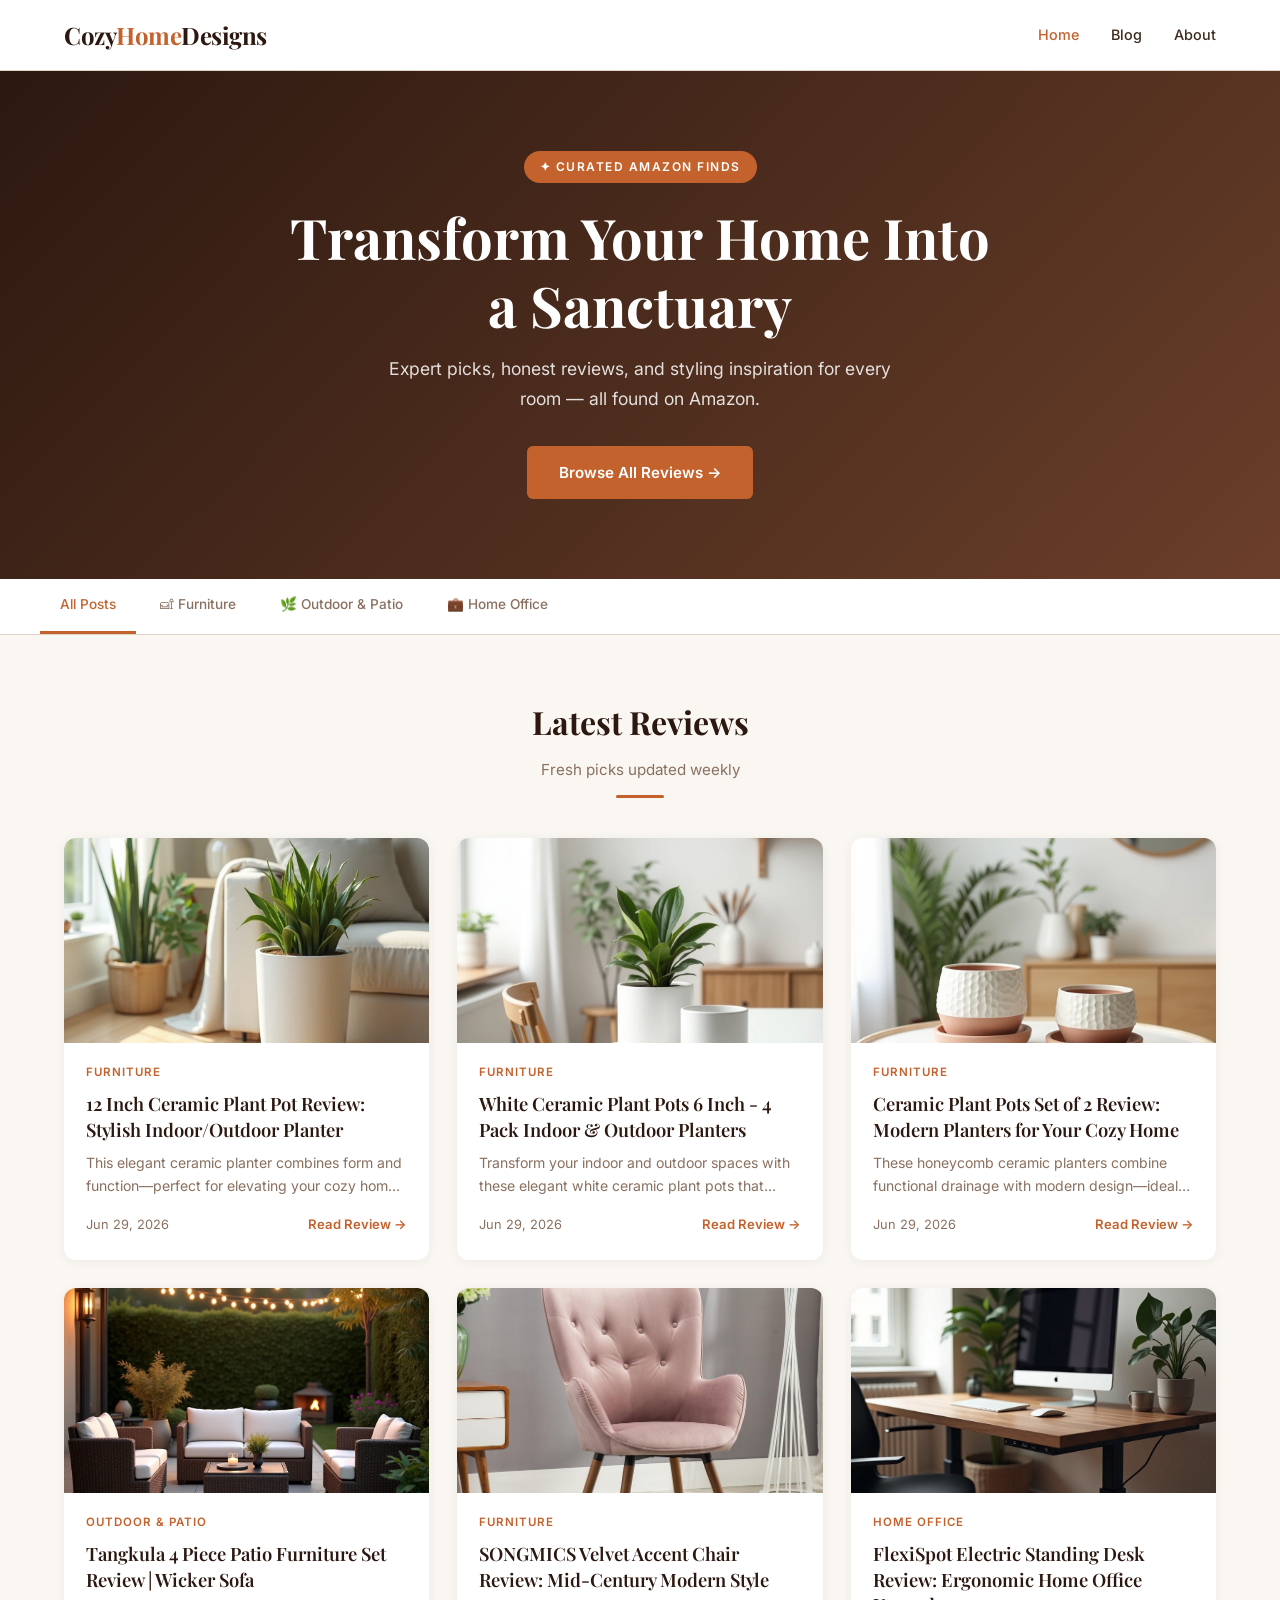
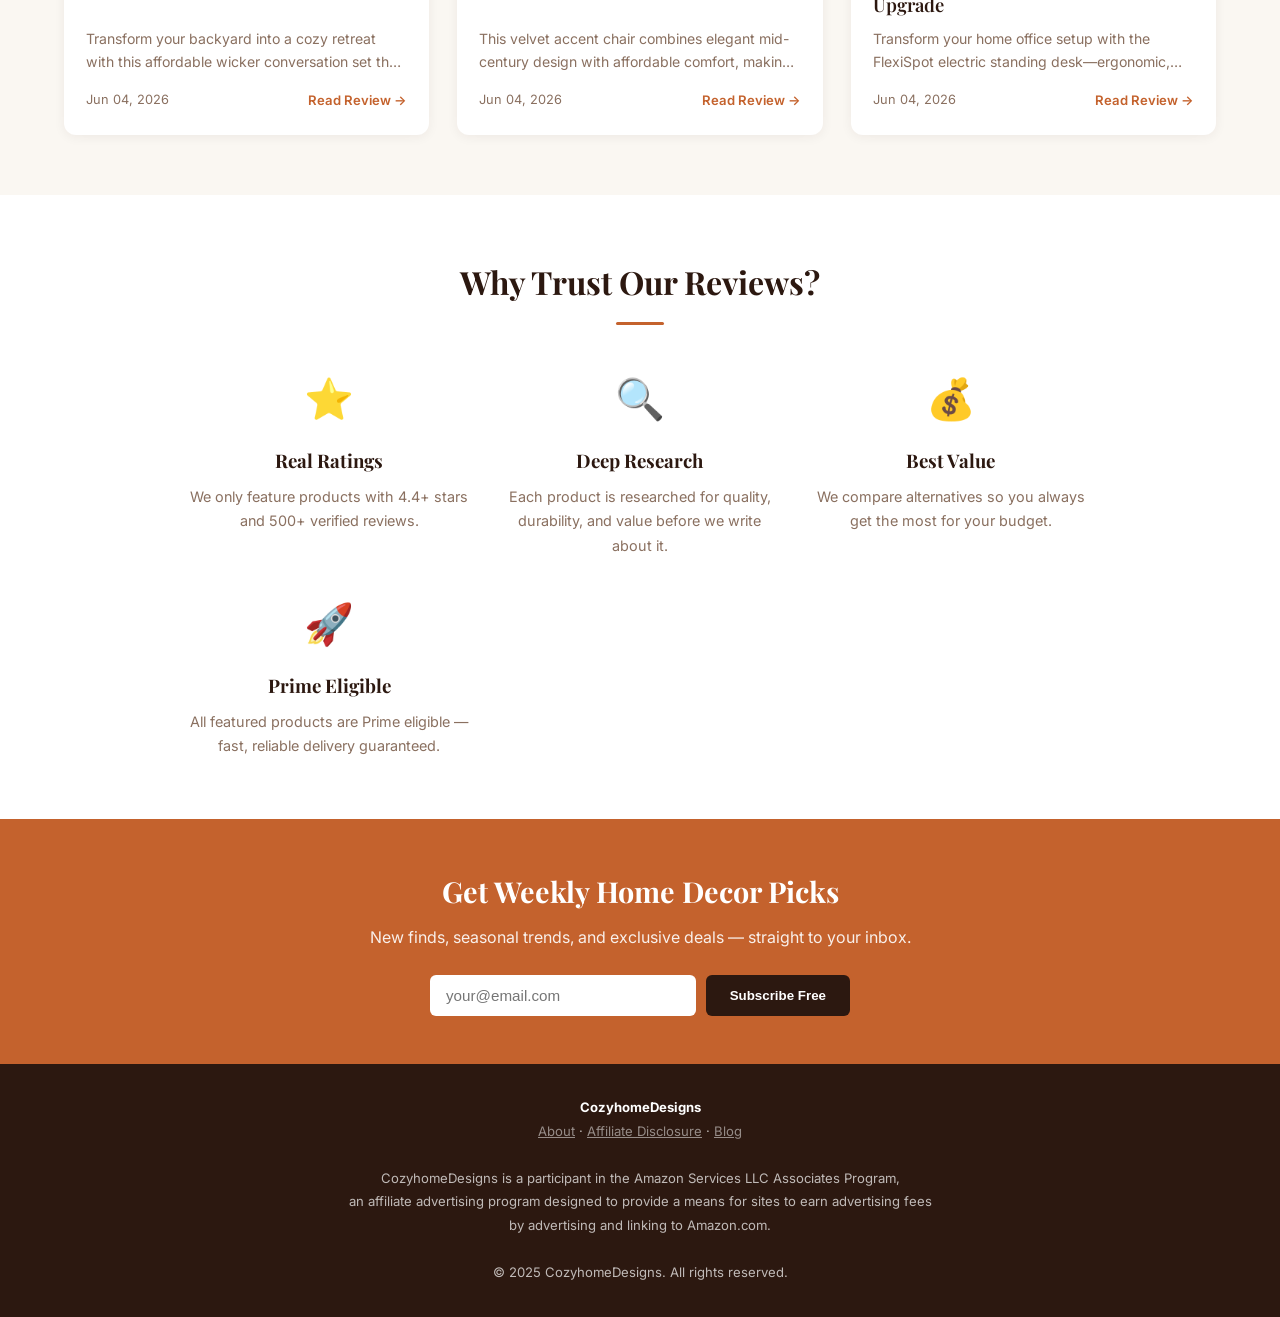
<file: index.html>
<!DOCTYPE html>
<html lang="en">
<head>
  <meta charset="UTF-8">
  <meta name="viewport" content="width=device-width, initial-scale=1.0">
  <title>CozyhomeDesigns — Home Decor Inspiration & Amazon Finds</title>
  <meta name="description" content="Discover the best home decor, furniture, and outdoor living finds on Amazon. Expert reviews, styling tips, and curated picks for a cozy, beautiful home.">
  <meta property="og:title" content="CozyhomeDesigns — Home Decor Inspiration & Amazon Finds">
  <meta property="og:description" content="Curated home decor finds, furniture reviews, and outdoor living inspiration.">
  <meta property="og:type" content="website">
  <link rel="canonical" href="https://cozyhomedesigns.github.io/">
  <link rel="stylesheet" href="style.css">
</head>
<body>

<header>
  <div class="header-inner">
    <a href="index.html" class="logo">Cozy<span>Home</span>Designs</a>
    <nav>
      <a href="index.html" class="active">Home</a>
      <a href="blog.html">Blog</a>
      <a href="about.html">About</a>
    </nav>
  </div>
</header>

<!-- HERO -->
<section class="hero">
  <div class="hero-badge">✦ Curated Amazon Finds</div>
  <h1>Transform Your Home Into a Sanctuary</h1>
  <p>Expert picks, honest reviews, and styling inspiration for every room — all found on Amazon.</p>
  <a href="blog.html" class="hero-cta">Browse All Reviews →</a>
</section>

<!-- CATEGORIES -->
<div class="categories-bar">
  <div class="categories-inner">
    <a href="blog.html" class="cat-btn active">All Posts</a>
    <a href="blog.html?cat=luxury_furniture" class="cat-btn">🛋 Furniture</a>
    <a href="blog.html?cat=outdoor_patio" class="cat-btn">🌿 Outdoor & Patio</a>
    <a href="blog.html?cat=home_office" class="cat-btn">💼 Home Office</a>
  </div>
</div>

<!-- FEATURED POSTS -->
<div class="container">
  <div class="section-header">
    <h2>Latest Reviews</h2>
    <p>Fresh picks updated weekly</p>
    <div class="section-divider"></div>
  </div>

  <div class="posts-grid" id="posts-container">
    <!-- Posts are loaded dynamically from posts.json -->
    <p style="color:var(--text-muted); text-align:center; grid-column:1/-1;">Loading posts...</p>
  </div>
</div>

<!-- WHY TRUST US -->
<section style="background:white; padding:60px 24px; text-align:center;">
  <div style="max-width:900px; margin:0 auto;">
    <div class="section-header">
      <h2>Why Trust Our Reviews?</h2>
      <div class="section-divider"></div>
    </div>
    <div style="display:grid; grid-template-columns:repeat(auto-fit, minmax(220px, 1fr)); gap:32px; margin-top:40px;">
      <div>
        <div style="font-size:2.5rem; margin-bottom:12px;">⭐</div>
        <h3 style="font-family:'Playfair Display',serif; margin-bottom:8px; color:var(--brown-dark);">Real Ratings</h3>
        <p style="font-size:0.9rem; color:var(--text-muted);">We only feature products with 4.4+ stars and 500+ verified reviews.</p>
      </div>
      <div>
        <div style="font-size:2.5rem; margin-bottom:12px;">🔍</div>
        <h3 style="font-family:'Playfair Display',serif; margin-bottom:8px; color:var(--brown-dark);">Deep Research</h3>
        <p style="font-size:0.9rem; color:var(--text-muted);">Each product is researched for quality, durability, and value before we write about it.</p>
      </div>
      <div>
        <div style="font-size:2.5rem; margin-bottom:12px;">💰</div>
        <h3 style="font-family:'Playfair Display',serif; margin-bottom:8px; color:var(--brown-dark);">Best Value</h3>
        <p style="font-size:0.9rem; color:var(--text-muted);">We compare alternatives so you always get the most for your budget.</p>
      </div>
      <div>
        <div style="font-size:2.5rem; margin-bottom:12px;">🚀</div>
        <h3 style="font-family:'Playfair Display',serif; margin-bottom:8px; color:var(--brown-dark);">Prime Eligible</h3>
        <p style="font-size:0.9rem; color:var(--text-muted);">All featured products are Prime eligible — fast, reliable delivery guaranteed.</p>
      </div>
    </div>
  </div>
</section>

<!-- NEWSLETTER -->
<section class="newsletter-strip">
  <h2>Get Weekly Home Decor Picks</h2>
  <p>New finds, seasonal trends, and exclusive deals — straight to your inbox.</p>
  <form class="newsletter-form" onsubmit="return false;">
    <input type="email" placeholder="your@email.com">
    <button type="submit">Subscribe Free</button>
  </form>
</section>

<footer>
  <strong>CozyhomeDesigns</strong><br>
  <a href="about.html">About</a> · <a href="about.html#disclosure">Affiliate Disclosure</a> · <a href="blog.html">Blog</a><br><br>
  CozyhomeDesigns is a participant in the Amazon Services LLC Associates Program,<br>
  an affiliate advertising program designed to provide a means for sites to earn advertising fees<br>
  by advertising and linking to Amazon.com.<br><br>
  © 2025 CozyhomeDesigns. All rights reserved.
</footer>

<script>
// Load posts from posts.json
fetch('posts.json')
  .then(r => r.json())
  .then(posts => {
    const container = document.getElementById('posts-container');
    const latest = posts.slice(0, 6);
    if (!latest.length) {
      container.innerHTML = '<p style="color:var(--text-muted);text-align:center;grid-column:1/-1;">No posts yet. Check back soon!</p>';
      return;
    }
    container.innerHTML = latest.map(p => `
      <a href="posts/${p.slug}.html" class="post-card">
        ${p.image_url
          ? `<img class="post-card-img" src="${p.image_url}" alt="${p.title}" style="object-fit:cover;" loading="lazy">`
          : `<div class="post-card-img">${categoryEmoji(p.category)}</div>`
        }
        <div class="post-card-body">
          <div class="post-category">${categoryLabel(p.category)}</div>
          <h3>${p.title}</h3>
          <p>${p.excerpt}</p>
          <div class="post-meta">
            <span>${p.date}</span>
            <span class="read-more">Read Review →</span>
          </div>
        </div>
      </a>
    `).join('');
  })
  .catch(() => {
    document.getElementById('posts-container').innerHTML = '<p style="color:var(--text-muted);text-align:center;grid-column:1/-1;">No posts yet. Check back soon!</p>';
  });

function categoryEmoji(cat) {
  const map = { luxury_furniture: '🛋', outdoor_patio: '🌿', home_office: '💼' };
  return map[cat] || '🏠';
}
function categoryLabel(cat) {
  const map = { luxury_furniture: 'Furniture', outdoor_patio: 'Outdoor & Patio', home_office: 'Home Office' };
  return map[cat] || 'Home Decor';
}
</script>
</body>
</html>
</file>
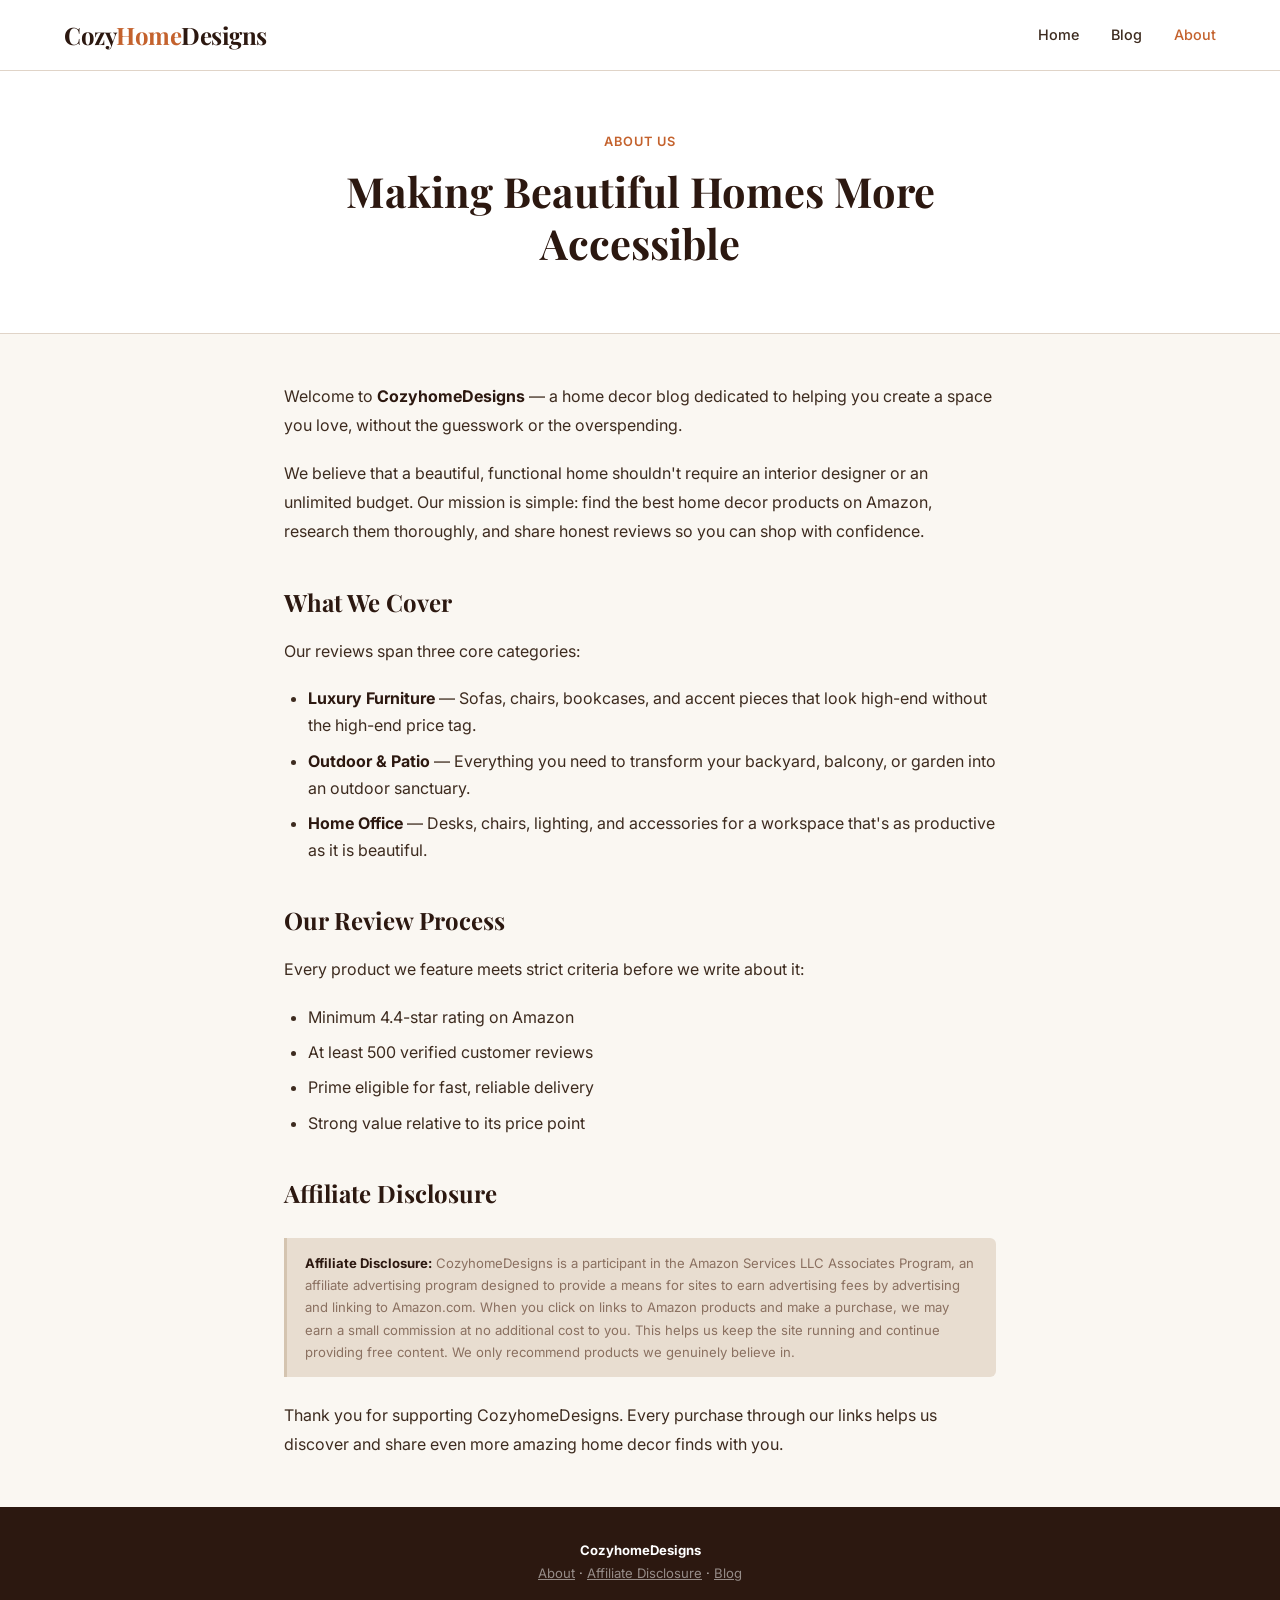
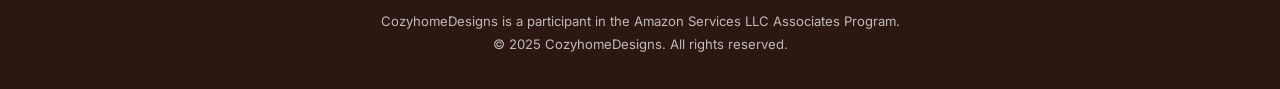
<file: about.html>
<!DOCTYPE html>
<html lang="en">
<head>
  <meta charset="UTF-8">
  <meta name="viewport" content="width=device-width, initial-scale=1.0">
  <title>About — CozyhomeDesigns</title>
  <meta name="description" content="About CozyhomeDesigns — your trusted source for honest Amazon home decor reviews and styling inspiration.">
  <link rel="stylesheet" href="style.css">
</head>
<body>

<header>
  <div class="header-inner">
    <a href="index.html" class="logo">Cozy<span>Home</span>Designs</a>
    <nav>
      <a href="index.html">Home</a>
      <a href="blog.html">Blog</a>
      <a href="about.html" class="active">About</a>
    </nav>
  </div>
</header>

<div class="post-header">
  <div class="post-category">About Us</div>
  <h1>Making Beautiful Homes More Accessible</h1>
</div>

<div class="post-content">
  <p>Welcome to <strong>CozyhomeDesigns</strong> — a home decor blog dedicated to helping you create a space you love, without the guesswork or the overspending.</p>

  <p>We believe that a beautiful, functional home shouldn't require an interior designer or an unlimited budget. Our mission is simple: find the best home decor products on Amazon, research them thoroughly, and share honest reviews so you can shop with confidence.</p>

  <h2>What We Cover</h2>
  <p>Our reviews span three core categories:</p>
  <ul>
    <li><strong>Luxury Furniture</strong> — Sofas, chairs, bookcases, and accent pieces that look high-end without the high-end price tag.</li>
    <li><strong>Outdoor & Patio</strong> — Everything you need to transform your backyard, balcony, or garden into an outdoor sanctuary.</li>
    <li><strong>Home Office</strong> — Desks, chairs, lighting, and accessories for a workspace that's as productive as it is beautiful.</li>
  </ul>

  <h2>Our Review Process</h2>
  <p>Every product we feature meets strict criteria before we write about it:</p>
  <ul>
    <li>Minimum 4.4-star rating on Amazon</li>
    <li>At least 500 verified customer reviews</li>
    <li>Prime eligible for fast, reliable delivery</li>
    <li>Strong value relative to its price point</li>
  </ul>

  <h2 id="disclosure">Affiliate Disclosure</h2>
  <div class="disclaimer">
    <strong>Affiliate Disclosure:</strong> CozyhomeDesigns is a participant in the Amazon Services LLC Associates Program, an affiliate advertising program designed to provide a means for sites to earn advertising fees by advertising and linking to Amazon.com. When you click on links to Amazon products and make a purchase, we may earn a small commission at no additional cost to you. This helps us keep the site running and continue providing free content. We only recommend products we genuinely believe in.
  </div>

  <p>Thank you for supporting CozyhomeDesigns. Every purchase through our links helps us discover and share even more amazing home decor finds with you.</p>
</div>

<footer>
  <strong>CozyhomeDesigns</strong><br>
  <a href="about.html">About</a> · <a href="about.html#disclosure">Affiliate Disclosure</a> · <a href="blog.html">Blog</a><br><br>
  CozyhomeDesigns is a participant in the Amazon Services LLC Associates Program.<br>
  © 2025 CozyhomeDesigns. All rights reserved.
</footer>

</body>
</html>
</file>
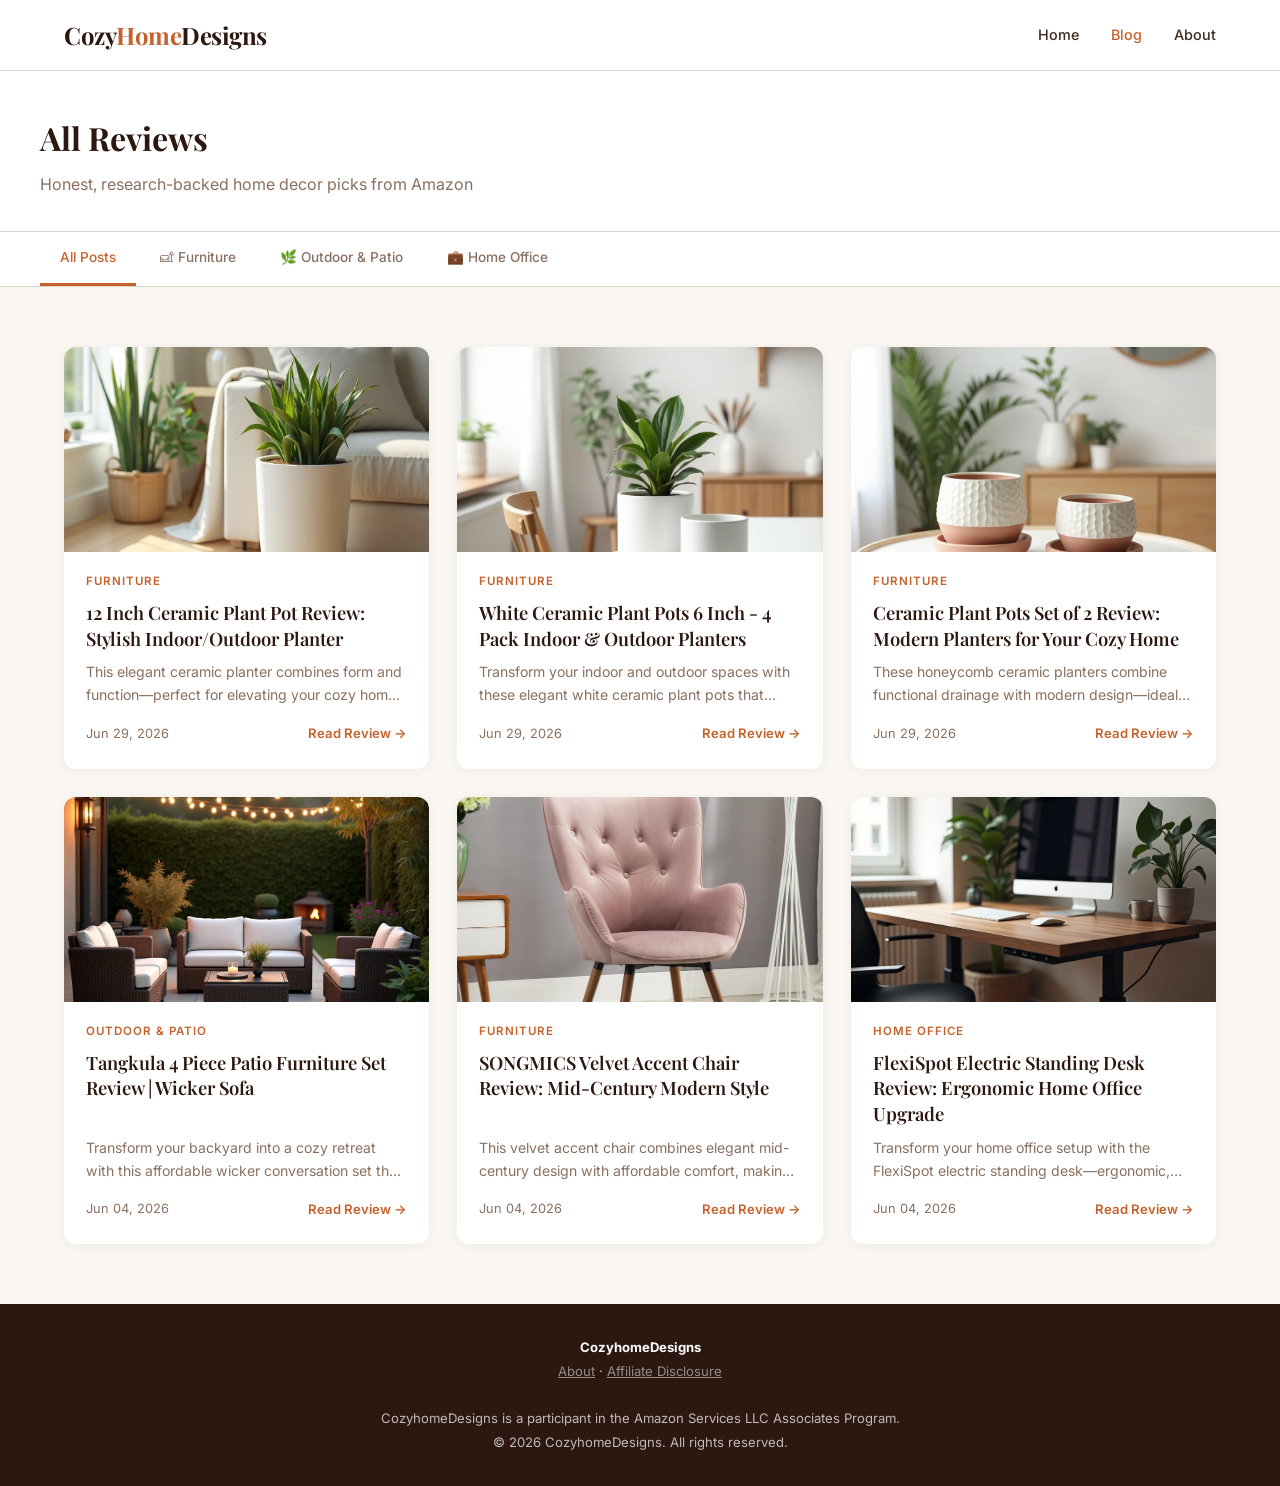
<file: blog.html>
<!DOCTYPE html>
<html lang="en">
<head>
  <meta charset="UTF-8">
  <meta name="viewport" content="width=device-width, initial-scale=1.0">
  <title>Blog — CozyhomeDesigns</title>
  <meta name="description" content="All home decor reviews, furniture finds, outdoor patio picks, and home office recommendations from CozyhomeDesigns.">
  <link rel="canonical" href="https://cozyhomedesigns.github.io/blog.html">
  <link rel="stylesheet" href="style.css">
</head>
<body>

<header>
  <div class="header-inner">
    <a href="index.html" class="logo">Cozy<span>Home</span>Designs</a>
    <nav>
      <a href="index.html">Home</a>
      <a href="blog.html" class="active">Blog</a>
      <a href="about.html">About</a>
    </nav>
  </div>
</header>

<div style="background:white; padding:40px 24px 32px; border-bottom:1px solid var(--border);">
  <div style="max-width:1200px; margin:0 auto;">
    <h1 style="font-family:'Playfair Display',serif; font-size:2rem; color:var(--brown-dark); margin-bottom:6px;">All Reviews</h1>
    <p style="color:var(--text-muted);">Honest, research-backed home decor picks from Amazon</p>
  </div>
</div>

<div class="categories-bar">
  <div class="categories-inner">
    <a href="#" class="cat-btn active" data-cat="all">All Posts</a>
    <a href="#" class="cat-btn" data-cat="luxury_furniture">🛋 Furniture</a>
    <a href="#" class="cat-btn" data-cat="outdoor_patio">🌿 Outdoor & Patio</a>
    <a href="#" class="cat-btn" data-cat="home_office">💼 Home Office</a>
  </div>
</div>

<div class="container">
  <div class="posts-grid" id="posts-container">
    <p style="color:var(--text-muted); text-align:center; grid-column:1/-1;">Loading posts...</p>
  </div>
</div>

<footer>
  <strong>CozyhomeDesigns</strong><br>
  <a href="about.html">About</a> · <a href="about.html#disclosure">Affiliate Disclosure</a><br><br>
  CozyhomeDesigns is a participant in the Amazon Services LLC Associates Program.<br>
  © 2026 CozyhomeDesigns. All rights reserved.
</footer>

<script>
let allPosts = [];
let activeCategory = 'all';

// Read URL param
const urlParams = new URLSearchParams(window.location.search);
if (urlParams.get('cat')) activeCategory = urlParams.get('cat');

fetch('posts.json')
  .then(r => r.json())
  .then(posts => {
    allPosts = posts;
    renderPosts();
  })
  .catch(() => {
    document.getElementById('posts-container').innerHTML = '<p style="color:var(--text-muted);text-align:center;grid-column:1/-1;">No posts yet. Check back soon!</p>';
  });

function renderPosts() {
  const filtered = activeCategory === 'all' ? allPosts : allPosts.filter(p => p.category === activeCategory);
  const container = document.getElementById('posts-container');
  document.querySelectorAll('.cat-btn').forEach(b => {
    b.classList.toggle('active', b.dataset.cat === activeCategory);
  });
  if (!filtered.length) {
    container.innerHTML = '<p style="color:var(--text-muted);text-align:center;grid-column:1/-1;">No posts in this category yet.</p>';
    return;
  }
  container.innerHTML = filtered.map(p => `
    <a href="posts/${p.slug}.html" class="post-card">
      ${p.image_url
        ? `<img class="post-card-img" src="${p.image_url}" alt="${p.title}" style="object-fit:cover;" loading="lazy">`
        : `<div class="post-card-img">${catEmoji(p.category)}</div>`
      }
      <div class="post-card-body">
        <div class="post-category">${catLabel(p.category)}</div>
        <h3>${p.title}</h3>
        <p>${p.excerpt}</p>
        <div class="post-meta">
          <span>${p.date}</span>
          <span class="read-more">Read Review →</span>
        </div>
      </div>
    </a>
  `).join('');
}

document.querySelectorAll('.cat-btn').forEach(btn => {
  btn.addEventListener('click', e => {
    e.preventDefault();
    activeCategory = btn.dataset.cat;
    renderPosts();
  });
});

function catEmoji(cat) {
  return { luxury_furniture:'🛋', outdoor_patio:'🌿', home_office:'💼' }[cat] || '🏠';
}
function catLabel(cat) {
  return { luxury_furniture:'Furniture', outdoor_patio:'Outdoor & Patio', home_office:'Home Office' }[cat] || 'Home Decor';
}
</script>
</body>
</html>
</file>
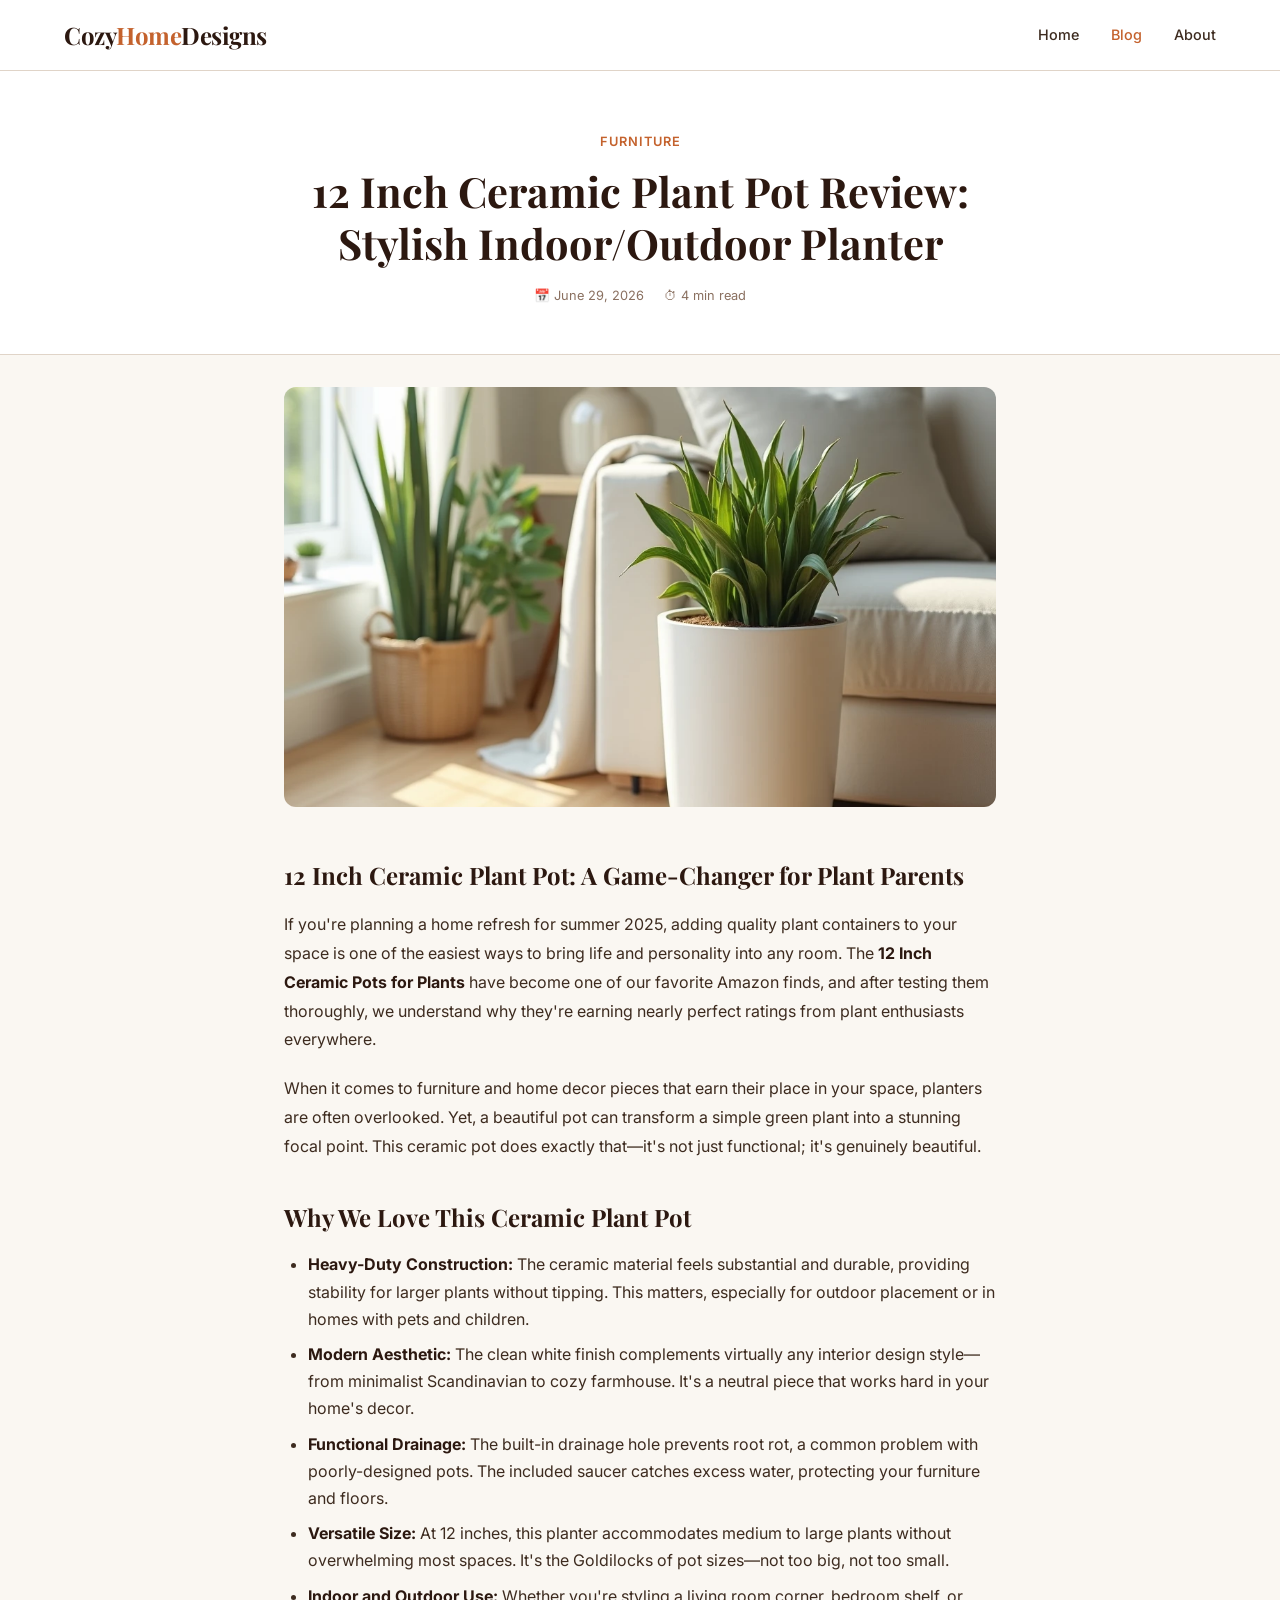
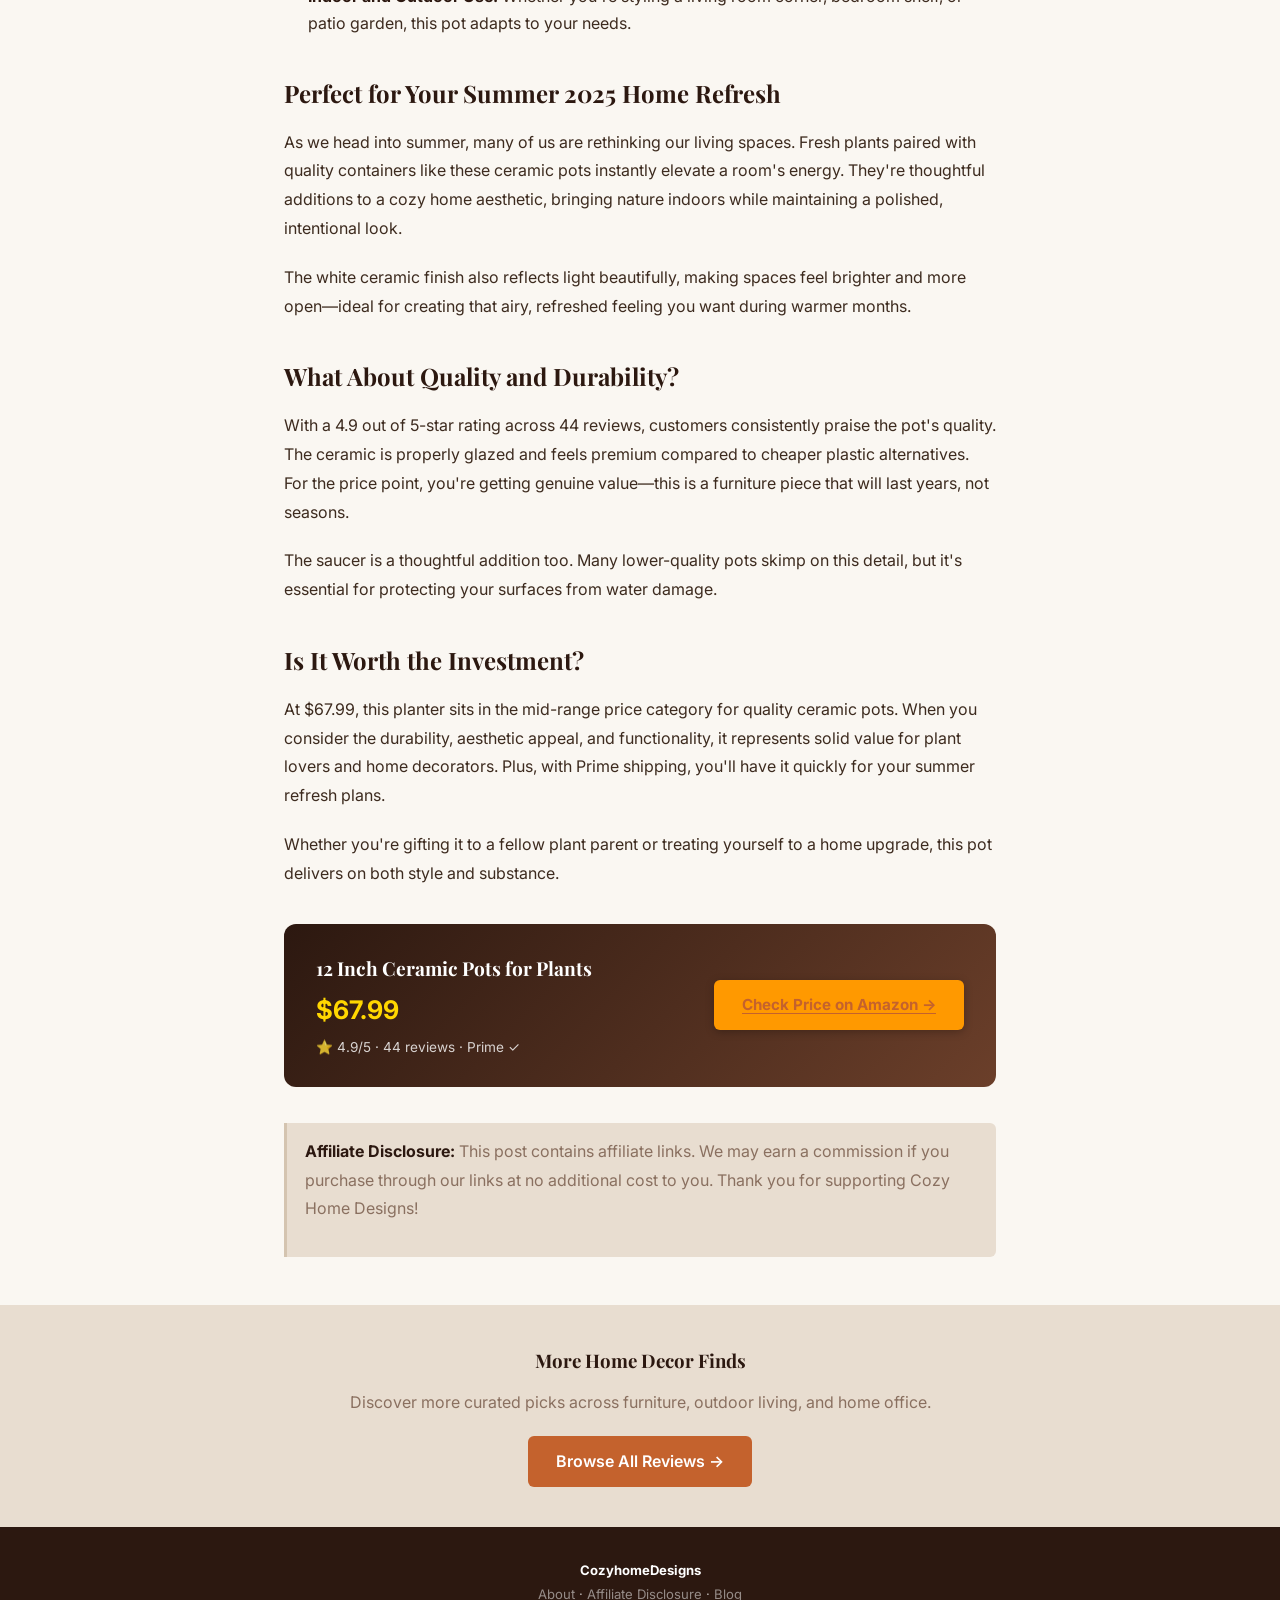
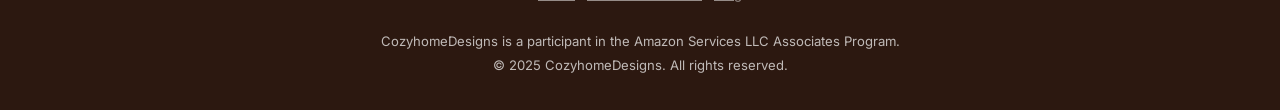
<file: posts/12-inch-ceramic-plant-pot-review.html>
<!DOCTYPE html>
<html lang="en">
<head>
  <meta charset="UTF-8">
  <meta name="viewport" content="width=device-width, initial-scale=1.0">
  <title>12 Inch Ceramic Plant Pot Review: Stylish Indoor/Outdoor Planter — CozyhomeDesigns</title>
  <meta name="description" content="Discover why the 12-inch ceramic plant pot is a must-have for summer 2025. Read our honest review of this highly-rated drainage planter.">
  <meta property="og:title" content="12 Inch Ceramic Plant Pot Review: Stylish Indoor/Outdoor Planter">
  <meta property="og:description" content="Discover why the 12-inch ceramic plant pot is a must-have for summer 2025. Read our honest review of this highly-rated drainage planter.">
  <meta property="og:image" content="https://goldbergsofficial-dotcom.github.io/cozyhomedesigns/images/12-inch-ceramic-plant-pot-review.webp">
  <meta property="og:type" content="article">
  <link rel="canonical" href="https://goldbergsofficial-dotcom.github.io/cozyhomedesigns/posts/12-inch-ceramic-plant-pot-review.html">
  <link rel="stylesheet" href="../style.css">
</head>
<body>

<header>
  <div class="header-inner">
    <a href="../index.html" class="logo">Cozy<span>Home</span>Designs</a>
    <nav>
      <a href="../index.html">Home</a>
      <a href="../blog.html" class="active">Blog</a>
      <a href="../about.html">About</a>
    </nav>
  </div>
</header>

<div class="post-header">
  <div class="post-category">Furniture</div>
  <h1>12 Inch Ceramic Plant Pot Review: Stylish Indoor/Outdoor Planter</h1>
  <div class="post-meta">
    <span>📅 June 29, 2026</span>
    <span>⏱ 4 min read</span>
  </div>
</div>

<div style="max-width:760px; margin:0 auto 0; padding:0 24px;">
  <img src="https://goldbergsofficial-dotcom.github.io/cozyhomedesigns/images/12-inch-ceramic-plant-pot-review.webp" alt="12 Inch Ceramic Plant Pot Review: Stylish Indoor/Outdoor Planter"
       style="width:100%; border-radius:12px; margin-top:32px; object-fit:cover; max-height:420px; display:block;">
</div>

<div class="post-content">
<h2>12 Inch Ceramic Plant Pot: A Game-Changer for Plant Parents</h2>

<p>If you're planning a home refresh for summer 2025, adding quality plant containers to your space is one of the easiest ways to bring life and personality into any room. The <strong>12 Inch Ceramic Pots for Plants</strong> have become one of our favorite Amazon finds, and after testing them thoroughly, we understand why they're earning nearly perfect ratings from plant enthusiasts everywhere.</p>

<p>When it comes to furniture and home decor pieces that earn their place in your space, planters are often overlooked. Yet, a beautiful pot can transform a simple green plant into a stunning focal point. This ceramic pot does exactly that—it's not just functional; it's genuinely beautiful.</p>

<h2>Why We Love This Ceramic Plant Pot</h2>

<ul>
<li><strong>Heavy-Duty Construction:</strong> The ceramic material feels substantial and durable, providing stability for larger plants without tipping. This matters, especially for outdoor placement or in homes with pets and children.</li>
<li><strong>Modern Aesthetic:</strong> The clean white finish complements virtually any interior design style—from minimalist Scandinavian to cozy farmhouse. It's a neutral piece that works hard in your home's decor.</li>
<li><strong>Functional Drainage:</strong> The built-in drainage hole prevents root rot, a common problem with poorly-designed pots. The included saucer catches excess water, protecting your furniture and floors.</li>
<li><strong>Versatile Size:</strong> At 12 inches, this planter accommodates medium to large plants without overwhelming most spaces. It's the Goldilocks of pot sizes—not too big, not too small.</li>
<li><strong>Indoor and Outdoor Use:</strong> Whether you're styling a living room corner, bedroom shelf, or patio garden, this pot adapts to your needs.</li>
</ul>

<h2>Perfect for Your Summer 2025 Home Refresh</h2>

<p>As we head into summer, many of us are rethinking our living spaces. Fresh plants paired with quality containers like these ceramic pots instantly elevate a room's energy. They're thoughtful additions to a cozy home aesthetic, bringing nature indoors while maintaining a polished, intentional look.</p>

<p>The white ceramic finish also reflects light beautifully, making spaces feel brighter and more open—ideal for creating that airy, refreshed feeling you want during warmer months.</p>

<h2>What About Quality and Durability?</h2>

<p>With a 4.9 out of 5-star rating across 44 reviews, customers consistently praise the pot's quality. The ceramic is properly glazed and feels premium compared to cheaper plastic alternatives. For the price point, you're getting genuine value—this is a furniture piece that will last years, not seasons.</p>

<p>The saucer is a thoughtful addition too. Many lower-quality pots skimp on this detail, but it's essential for protecting your surfaces from water damage.</p>

<h2>Is It Worth the Investment?</h2>

<p>At $67.99, this planter sits in the mid-range price category for quality ceramic pots. When you consider the durability, aesthetic appeal, and functionality, it represents solid value for plant lovers and home decorators. Plus, with Prime shipping, you'll have it quickly for your summer refresh plans.</p>

<p>Whether you're gifting it to a fellow plant parent or treating yourself to a home upgrade, this pot delivers on both style and substance.</p>

<div class="buy-box">
<div class="buy-box-info">
<h3>12 Inch Ceramic Pots for Plants</h3>
<div class="buy-box-price">$67.99</div>
<div class="buy-box-rating">⭐ 4.9/5 · 44 reviews · Prime ✓</div>
</div>
<a href="https://amzn.to/4vGat6q" class="buy-btn" rel="nofollow" target="_blank">Check Price on Amazon →</a>
</div>

<div class="disclaimer">
<p><strong>Affiliate Disclosure:</strong> This post contains affiliate links. We may earn a commission if you purchase through our links at no additional cost to you. Thank you for supporting Cozy Home Designs!</p>
</div>
</div>

<div style="background:var(--beige); padding:40px 24px; text-align:center; margin-top:40px;">
  <div style="max-width:600px; margin:0 auto;">
    <h3 style="font-family:'Playfair Display',serif; color:var(--brown-dark); margin-bottom:12px;">More Home Decor Finds</h3>
    <p style="color:var(--text-muted); margin-bottom:20px;">Discover more curated picks across furniture, outdoor living, and home office.</p>
    <a href="../blog.html" style="display:inline-block; background:var(--terracotta); color:white; padding:12px 28px; border-radius:6px; text-decoration:none; font-weight:600;">Browse All Reviews →</a>
  </div>
</div>

<footer>
  <strong>CozyhomeDesigns</strong><br>
  <a href="../about.html">About</a> · <a href="../about.html#disclosure">Affiliate Disclosure</a> · <a href="../blog.html">Blog</a><br><br>
  CozyhomeDesigns is a participant in the Amazon Services LLC Associates Program.<br>
  © 2025 CozyhomeDesigns. All rights reserved.
</footer>

</body>
</html>
</file>
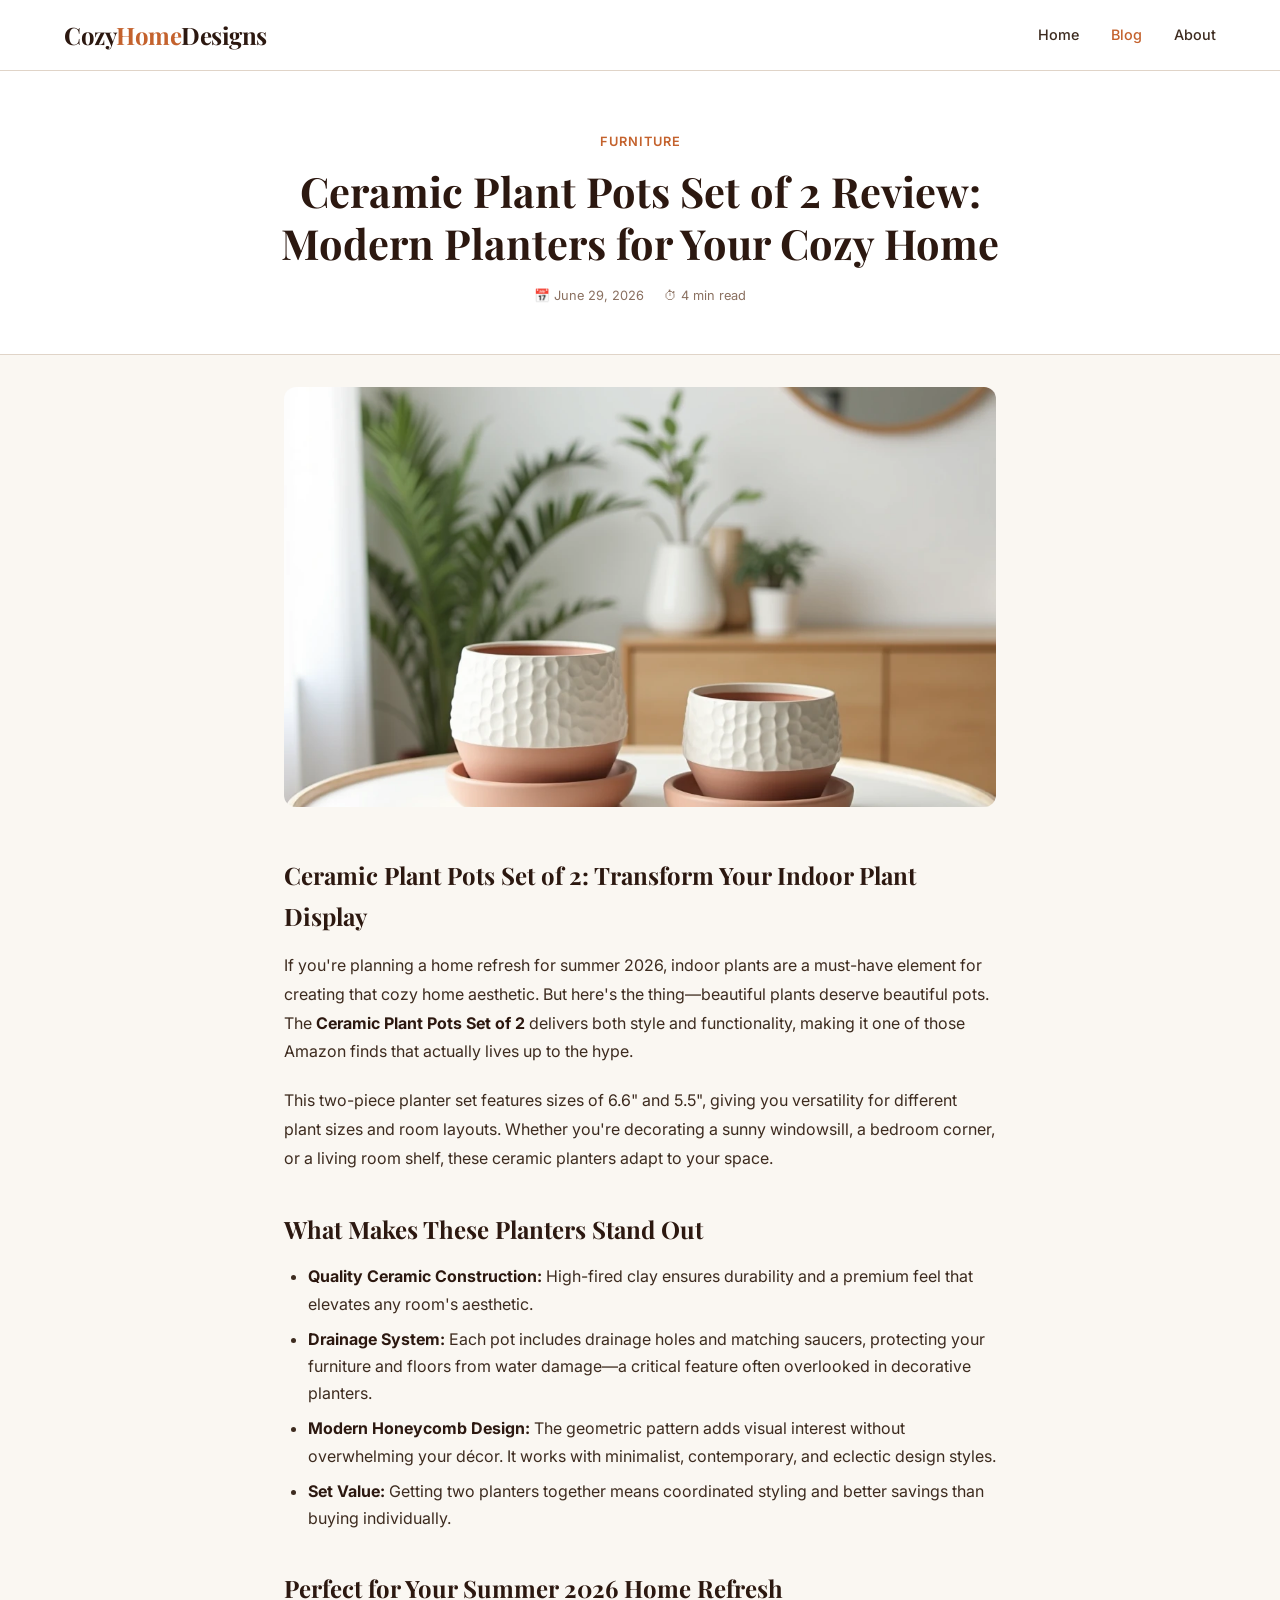
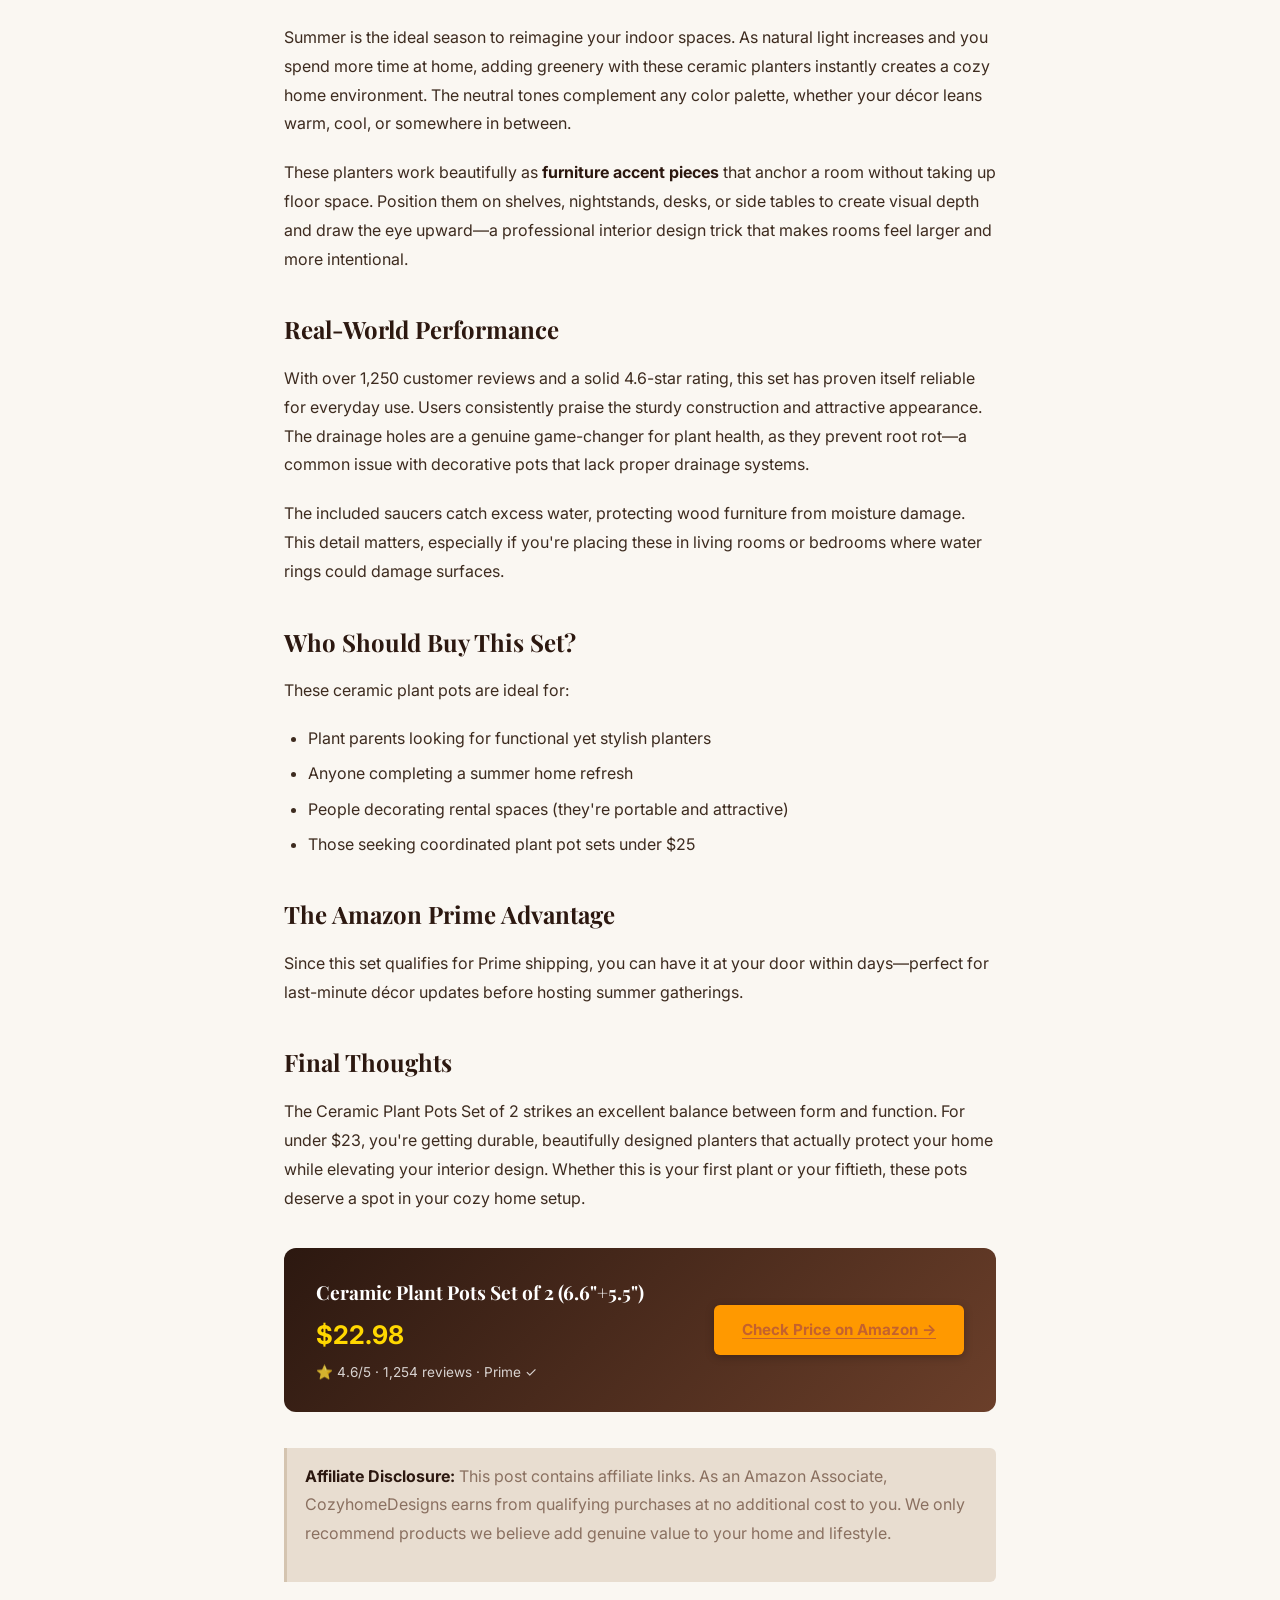
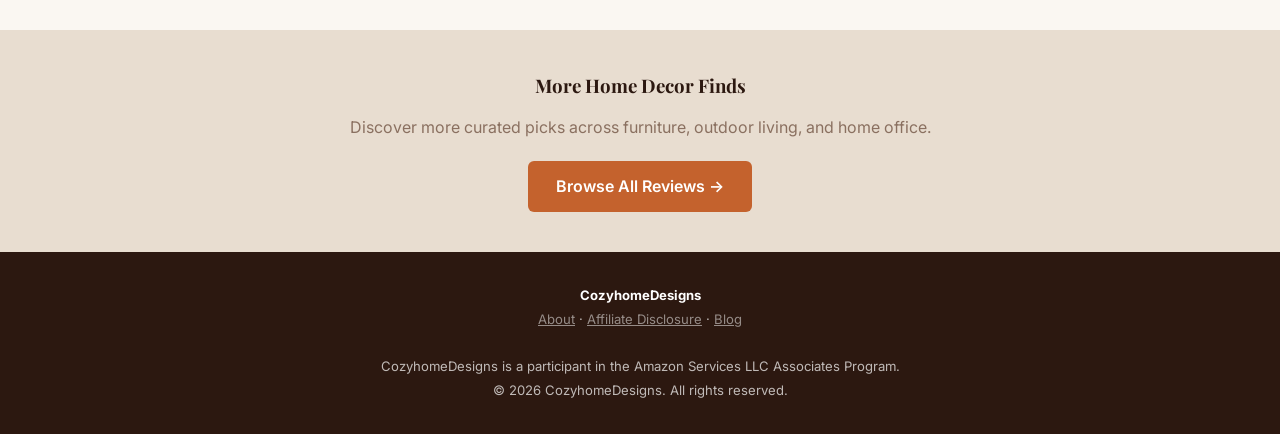
<file: posts/ceramic-plant-pots-set-2-review.html>
<!DOCTYPE html>
<html lang="en">
<head>
  <meta charset="UTF-8">
  <meta name="viewport" content="width=device-width, initial-scale=1.0">
  <title>Ceramic Plant Pots Set of 2 Review: Modern Planters for Your Cozy Home — CozyhomeDesigns</title>
  <meta name="description" content="Discover this 2-piece ceramic plant pot set with drainage & saucers. Perfect for summer 2026 home refresh. Read our honest review & Amazon find.">
  <meta property="og:title" content="Ceramic Plant Pots Set of 2 Review: Modern Planters for Your Cozy Home">
  <meta property="og:description" content="Discover this 2-piece ceramic plant pot set with drainage & saucers. Perfect for summer 2026 home refresh. Read our honest review & Amazon find.">
  <meta property="og:image" content="https://goldbergsofficial-dotcom.github.io/cozyhomedesigns/images/ceramic-plant-pots-set-2-review.webp">
  <meta property="og:type" content="article">
  <link rel="canonical" href="https://goldbergsofficial-dotcom.github.io/cozyhomedesigns/posts/ceramic-plant-pots-set-2-review.html">
  <link rel="stylesheet" href="../style.css">
</head>
<body>

<header>
  <div class="header-inner">
    <a href="../index.html" class="logo">Cozy<span>Home</span>Designs</a>
    <nav>
      <a href="../index.html">Home</a>
      <a href="../blog.html" class="active">Blog</a>
      <a href="../about.html">About</a>
    </nav>
  </div>
</header>

<div class="post-header">
  <div class="post-category">Furniture</div>
  <h1>Ceramic Plant Pots Set of 2 Review: Modern Planters for Your Cozy Home</h1>
  <div class="post-meta">
    <span>📅 June 29, 2026</span>
    <span>⏱ 4 min read</span>
  </div>
</div>

<div style="max-width:760px; margin:0 auto 0; padding:0 24px;">
  <img src="https://goldbergsofficial-dotcom.github.io/cozyhomedesigns/images/ceramic-plant-pots-set-2-review.webp" alt="Ceramic Plant Pots Set of 2 Review: Modern Planters for Your Cozy Home"
       style="width:100%; border-radius:12px; margin-top:32px; object-fit:cover; max-height:420px; display:block;">
</div>

<div class="post-content">
<h2>Ceramic Plant Pots Set of 2: Transform Your Indoor Plant Display</h2>

<p>If you're planning a home refresh for summer 2026, indoor plants are a must-have element for creating that cozy home aesthetic. But here's the thing—beautiful plants deserve beautiful pots. The <strong>Ceramic Plant Pots Set of 2</strong> delivers both style and functionality, making it one of those Amazon finds that actually lives up to the hype.</p>

<p>This two-piece planter set features sizes of 6.6" and 5.5", giving you versatility for different plant sizes and room layouts. Whether you're decorating a sunny windowsill, a bedroom corner, or a living room shelf, these ceramic planters adapt to your space.</p>

<h2>What Makes These Planters Stand Out</h2>

<ul>
<li><strong>Quality Ceramic Construction:</strong> High-fired clay ensures durability and a premium feel that elevates any room's aesthetic.</li>
<li><strong>Drainage System:</strong> Each pot includes drainage holes and matching saucers, protecting your furniture and floors from water damage—a critical feature often overlooked in decorative planters.</li>
<li><strong>Modern Honeycomb Design:</strong> The geometric pattern adds visual interest without overwhelming your décor. It works with minimalist, contemporary, and eclectic design styles.</li>
<li><strong>Set Value:</strong> Getting two planters together means coordinated styling and better savings than buying individually.</li>
</ul>

<h2>Perfect for Your Summer 2026 Home Refresh</h2>

<p>Summer is the ideal season to reimagine your indoor spaces. As natural light increases and you spend more time at home, adding greenery with these ceramic planters instantly creates a cozy home environment. The neutral tones complement any color palette, whether your décor leans warm, cool, or somewhere in between.</p>

<p>These planters work beautifully as <strong>furniture accent pieces</strong> that anchor a room without taking up floor space. Position them on shelves, nightstands, desks, or side tables to create visual depth and draw the eye upward—a professional interior design trick that makes rooms feel larger and more intentional.</p>

<h2>Real-World Performance</h2>

<p>With over 1,250 customer reviews and a solid 4.6-star rating, this set has proven itself reliable for everyday use. Users consistently praise the sturdy construction and attractive appearance. The drainage holes are a genuine game-changer for plant health, as they prevent root rot—a common issue with decorative pots that lack proper drainage systems.</p>

<p>The included saucers catch excess water, protecting wood furniture from moisture damage. This detail matters, especially if you're placing these in living rooms or bedrooms where water rings could damage surfaces.</p>

<h2>Who Should Buy This Set?</h2>

<p>These ceramic plant pots are ideal for:</p>
<ul>
<li>Plant parents looking for functional yet stylish planters</li>
<li>Anyone completing a summer home refresh</li>
<li>People decorating rental spaces (they're portable and attractive)</li>
<li>Those seeking coordinated plant pot sets under $25</li>
</ul>

<h2>The Amazon Prime Advantage</h2>

<p>Since this set qualifies for Prime shipping, you can have it at your door within days—perfect for last-minute décor updates before hosting summer gatherings.</p>

<h2>Final Thoughts</h2>

<p>The Ceramic Plant Pots Set of 2 strikes an excellent balance between form and function. For under $23, you're getting durable, beautifully designed planters that actually protect your home while elevating your interior design. Whether this is your first plant or your fiftieth, these pots deserve a spot in your cozy home setup.</p>

<div class="buy-box">
<div class="buy-box-info">
<h3>Ceramic Plant Pots Set of 2 (6.6"+5.5")</h3>
<div class="buy-box-price">$22.98</div>
<div class="buy-box-rating">⭐ 4.6/5 · 1,254 reviews · Prime ✓</div>
</div>
<a href="https://amzn.to/4gdzzEY" class="buy-btn" rel="nofollow" target="_blank">Check Price on Amazon →</a>
</div>

<div class="disclaimer">
<p><strong>Affiliate Disclosure:</strong> This post contains affiliate links. As an Amazon Associate, CozyhomeDesigns earns from qualifying purchases at no additional cost to you. We only recommend products we believe add genuine value to your home and lifestyle.</p>
</div>
</div>

<div style="background:var(--beige); padding:40px 24px; text-align:center; margin-top:40px;">
  <div style="max-width:600px; margin:0 auto;">
    <h3 style="font-family:'Playfair Display',serif; color:var(--brown-dark); margin-bottom:12px;">More Home Decor Finds</h3>
    <p style="color:var(--text-muted); margin-bottom:20px;">Discover more curated picks across furniture, outdoor living, and home office.</p>
    <a href="../blog.html" style="display:inline-block; background:var(--terracotta); color:white; padding:12px 28px; border-radius:6px; text-decoration:none; font-weight:600;">Browse All Reviews →</a>
  </div>
</div>

<footer>
  <strong>CozyhomeDesigns</strong><br>
  <a href="../about.html">About</a> · <a href="../about.html#disclosure">Affiliate Disclosure</a> · <a href="../blog.html">Blog</a><br><br>
  CozyhomeDesigns is a participant in the Amazon Services LLC Associates Program.<br>
  © 2026 CozyhomeDesigns. All rights reserved.
</footer>

</body>
</html>
</file>
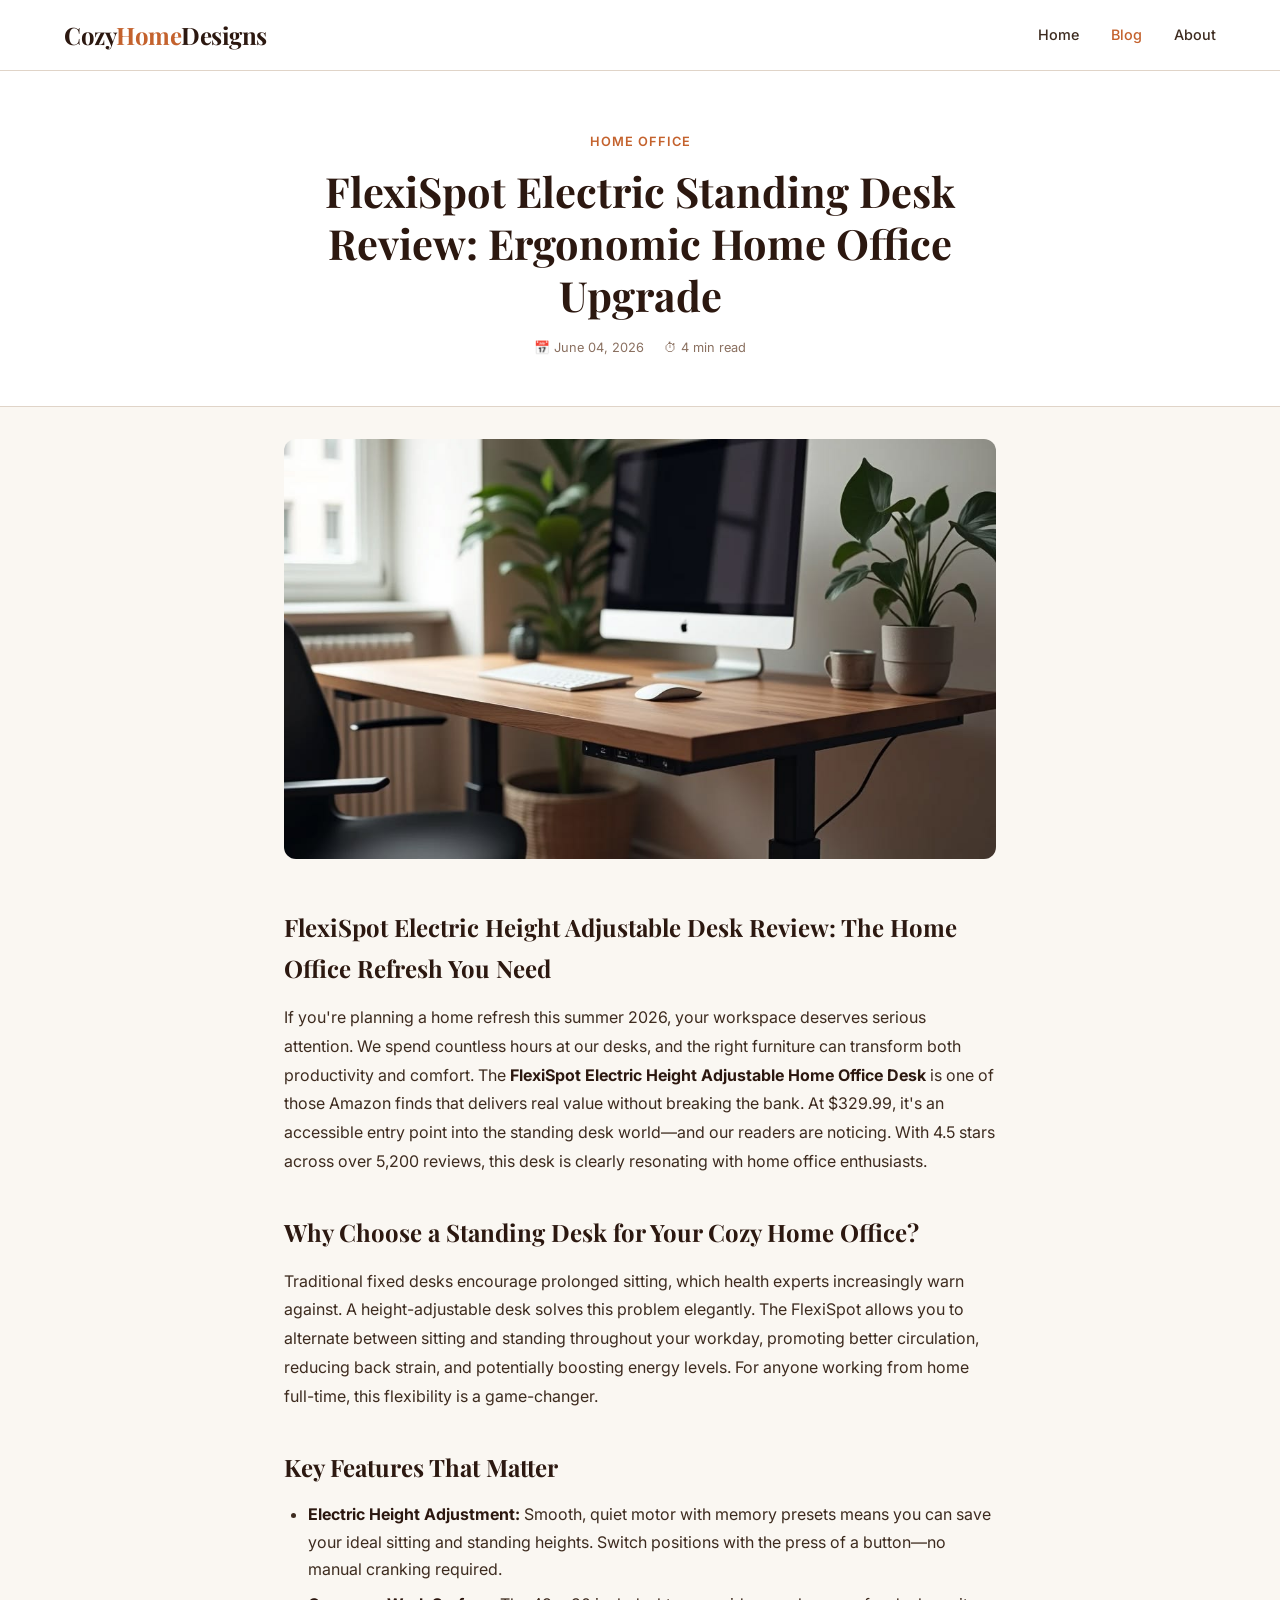
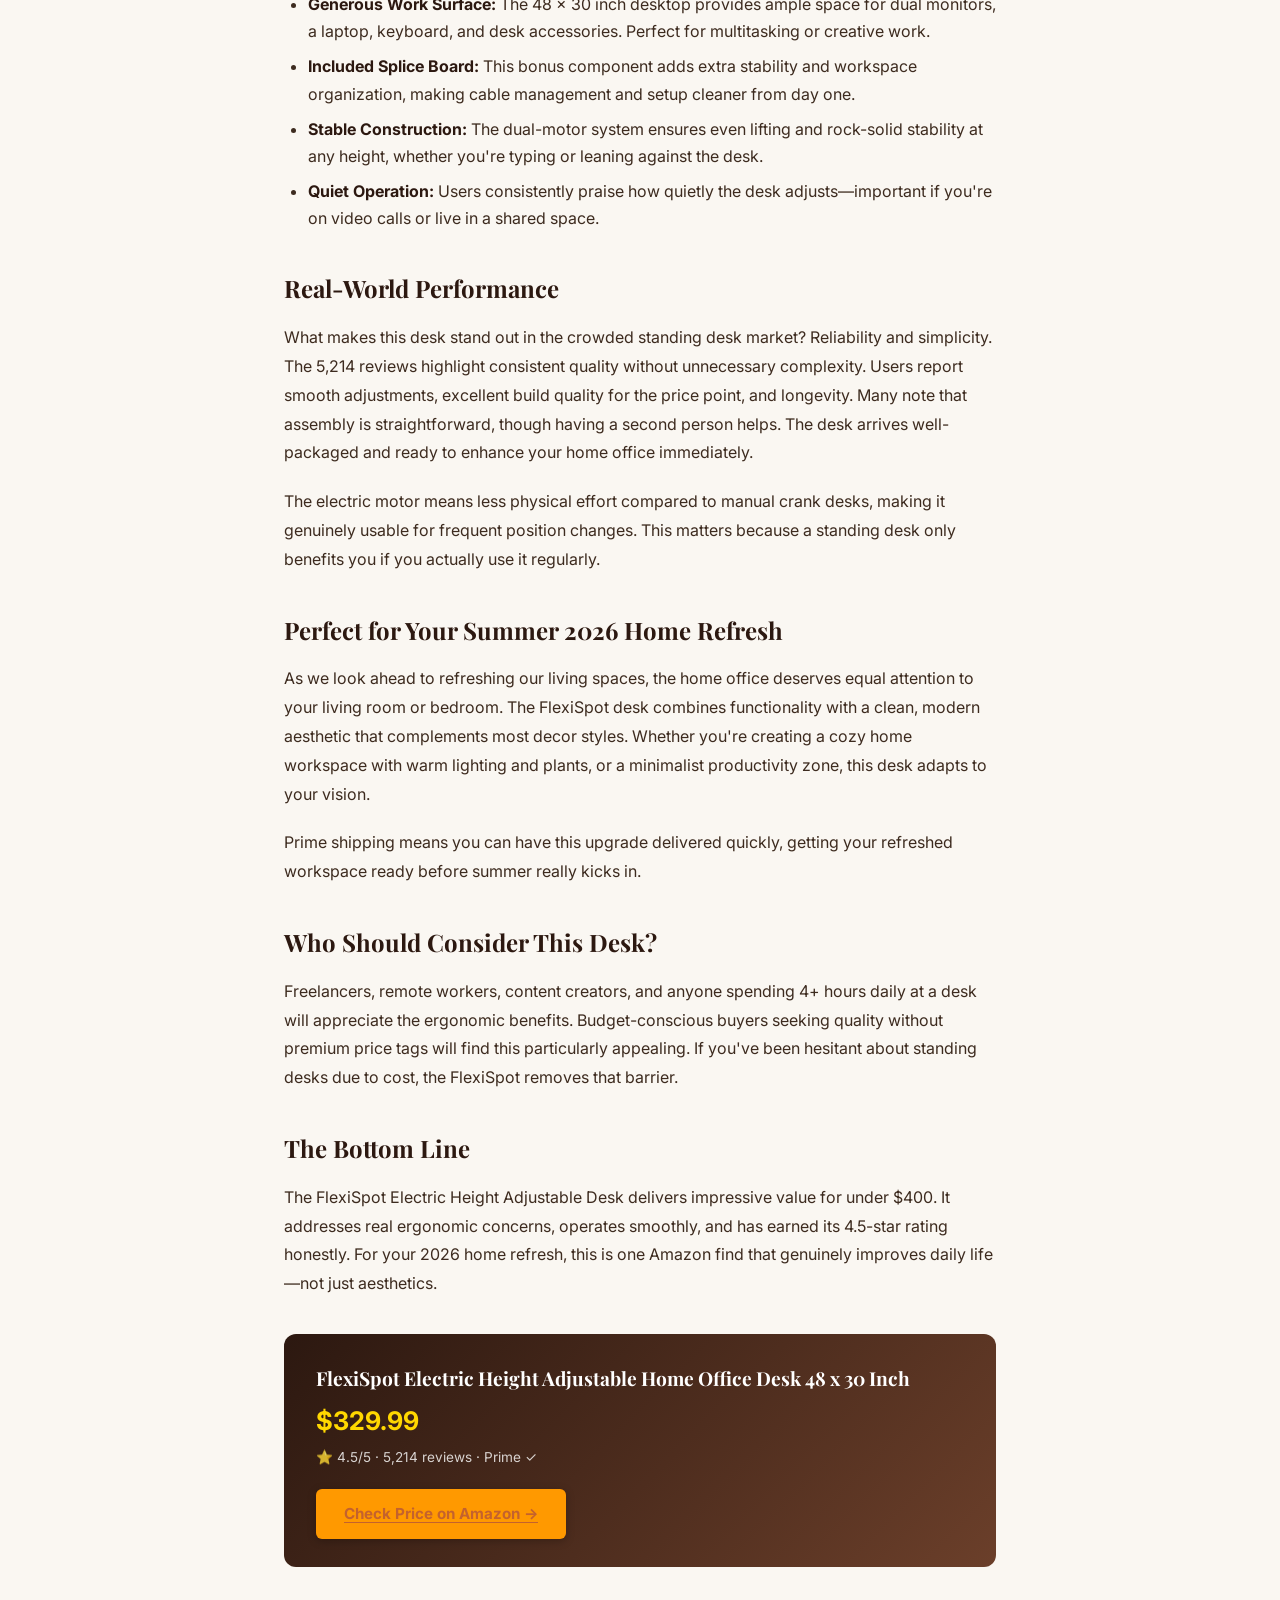
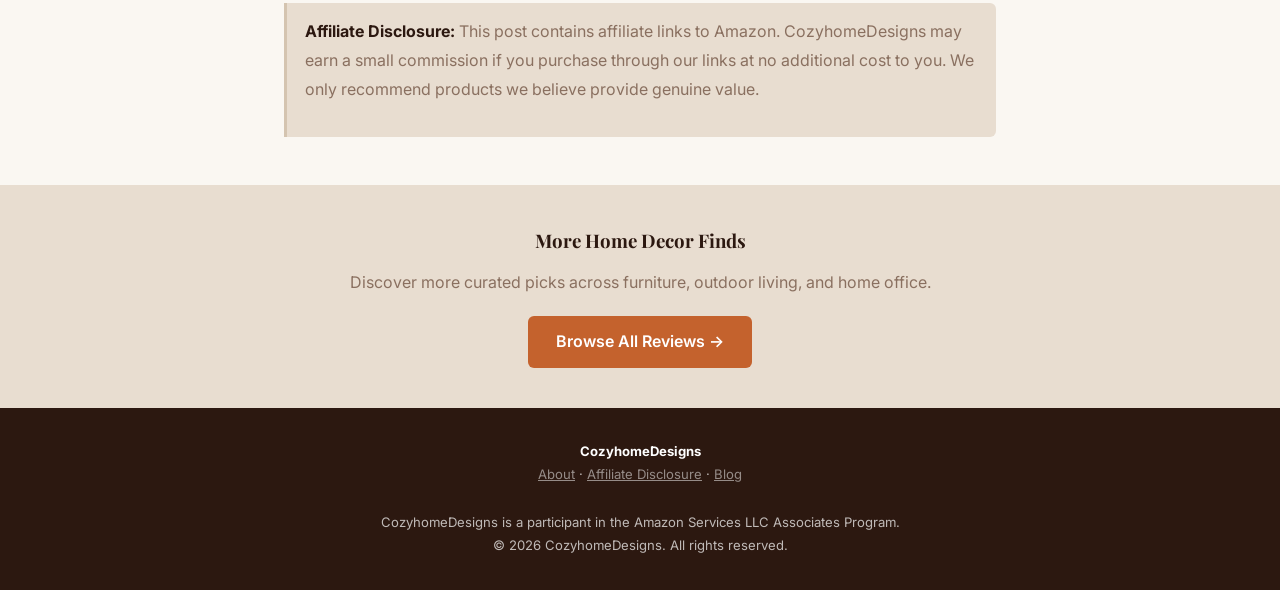
<file: posts/flexispot-electric-height-adjustable-desk-review.html>
<!DOCTYPE html>
<html lang="en">
<head>
  <meta charset="UTF-8">
  <meta name="viewport" content="width=device-width, initial-scale=1.0">
  <title>FlexiSpot Electric Standing Desk Review: Ergonomic Home Office Upgrade — CozyhomeDesigns</title>
  <meta name="description" content="FlexiSpot 48" electric standing desk at $329.99. Adjustable height, splice board included. 4.5★ rating. Perfect home office refresh for 2026.">
  <meta property="og:title" content="FlexiSpot Electric Standing Desk Review: Ergonomic Home Office Upgrade">
  <meta property="og:description" content="FlexiSpot 48" electric standing desk at $329.99. Adjustable height, splice board included. 4.5★ rating. Perfect home office refresh for 2026.">
  <meta property="og:image" content="https://goldbergsofficial-dotcom.github.io/cozyhomedesigns/images/flexispot-desk.jpg">
  <meta property="og:type" content="article">
  <link rel="canonical" href="https://goldbergsofficial-dotcom.github.io/cozyhomedesigns/posts/flexispot-electric-height-adjustable-desk-review.html">
  <link rel="stylesheet" href="../style.css">
</head>
<body>

<header>
  <div class="header-inner">
    <a href="../index.html" class="logo">Cozy<span>Home</span>Designs</a>
    <nav>
      <a href="../index.html">Home</a>
      <a href="../blog.html" class="active">Blog</a>
      <a href="../about.html">About</a>
    </nav>
  </div>
</header>

<div class="post-header">
  <div class="post-category">Home Office</div>
  <h1>FlexiSpot Electric Standing Desk Review: Ergonomic Home Office Upgrade</h1>
  <div class="post-meta">
    <span>📅 June 04, 2026</span>
    <span>⏱ 4 min read</span>
  </div>
</div>

<div style="max-width:760px; margin:0 auto 0; padding:0 24px;">
  <img src="../images/flexispot-desk.jpg" alt="FlexiSpot Electric Standing Desk Review: Ergonomic Home Office Upgrade"
       style="width:100%; border-radius:12px; margin-top:32px; object-fit:cover; max-height:420px; display:block;">
</div>

<div class="post-content">
<h2>FlexiSpot Electric Height Adjustable Desk Review: The Home Office Refresh You Need</h2>

<p>If you're planning a home refresh this summer 2026, your workspace deserves serious attention. We spend countless hours at our desks, and the right furniture can transform both productivity and comfort. The <strong>FlexiSpot Electric Height Adjustable Home Office Desk</strong> is one of those Amazon finds that delivers real value without breaking the bank. At $329.99, it's an accessible entry point into the standing desk world—and our readers are noticing. With 4.5 stars across over 5,200 reviews, this desk is clearly resonating with home office enthusiasts.</p>

<h2>Why Choose a Standing Desk for Your Cozy Home Office?</h2>

<p>Traditional fixed desks encourage prolonged sitting, which health experts increasingly warn against. A height-adjustable desk solves this problem elegantly. The FlexiSpot allows you to alternate between sitting and standing throughout your workday, promoting better circulation, reducing back strain, and potentially boosting energy levels. For anyone working from home full-time, this flexibility is a game-changer.</p>

<h2>Key Features That Matter</h2>

<ul>
<li><strong>Electric Height Adjustment:</strong> Smooth, quiet motor with memory presets means you can save your ideal sitting and standing heights. Switch positions with the press of a button—no manual cranking required.</li>
<li><strong>Generous Work Surface:</strong> The 48 x 30 inch desktop provides ample space for dual monitors, a laptop, keyboard, and desk accessories. Perfect for multitasking or creative work.</li>
<li><strong>Included Splice Board:</strong> This bonus component adds extra stability and workspace organization, making cable management and setup cleaner from day one.</li>
<li><strong>Stable Construction:</strong> The dual-motor system ensures even lifting and rock-solid stability at any height, whether you're typing or leaning against the desk.</li>
<li><strong>Quiet Operation:</strong> Users consistently praise how quietly the desk adjusts—important if you're on video calls or live in a shared space.</li>
</ul>

<h2>Real-World Performance</h2>

<p>What makes this desk stand out in the crowded standing desk market? Reliability and simplicity. The 5,214 reviews highlight consistent quality without unnecessary complexity. Users report smooth adjustments, excellent build quality for the price point, and longevity. Many note that assembly is straightforward, though having a second person helps. The desk arrives well-packaged and ready to enhance your home office immediately.</p>

<p>The electric motor means less physical effort compared to manual crank desks, making it genuinely usable for frequent position changes. This matters because a standing desk only benefits you if you actually use it regularly.</p>

<h2>Perfect for Your Summer 2026 Home Refresh</h2>

<p>As we look ahead to refreshing our living spaces, the home office deserves equal attention to your living room or bedroom. The FlexiSpot desk combines functionality with a clean, modern aesthetic that complements most decor styles. Whether you're creating a cozy home workspace with warm lighting and plants, or a minimalist productivity zone, this desk adapts to your vision.</p>

<p>Prime shipping means you can have this upgrade delivered quickly, getting your refreshed workspace ready before summer really kicks in.</p>

<h2>Who Should Consider This Desk?</h2>

<p>Freelancers, remote workers, content creators, and anyone spending 4+ hours daily at a desk will appreciate the ergonomic benefits. Budget-conscious buyers seeking quality without premium price tags will find this particularly appealing. If you've been hesitant about standing desks due to cost, the FlexiSpot removes that barrier.</p>

<h2>The Bottom Line</h2>

<p>The FlexiSpot Electric Height Adjustable Desk delivers impressive value for under $400. It addresses real ergonomic concerns, operates smoothly, and has earned its 4.5-star rating honestly. For your 2026 home refresh, this is one Amazon find that genuinely improves daily life—not just aesthetics.</p>

<div class="buy-box">
<div class="buy-box-info">
<h3>FlexiSpot Electric Height Adjustable Home Office Desk 48 x 30 Inch</h3>
<div class="buy-box-price">$329.99</div>
<div class="buy-box-rating">⭐ 4.5/5 · 5,214 reviews · Prime ✓</div>
</div>
<a href="https://amzn.to/4uSh25y" class="buy-btn" rel="nofollow" target="_blank">Check Price on Amazon →</a>
</div>

<div class="disclaimer">
<p><strong>Affiliate Disclosure:</strong> This post contains affiliate links to Amazon. CozyhomeDesigns may earn a small commission if you purchase through our links at no additional cost to you. We only recommend products we believe provide genuine value.</p>
</div>
</div>

<div style="background:var(--beige); padding:40px 24px; text-align:center; margin-top:40px;">
  <div style="max-width:600px; margin:0 auto;">
    <h3 style="font-family:'Playfair Display',serif; color:var(--brown-dark); margin-bottom:12px;">More Home Decor Finds</h3>
    <p style="color:var(--text-muted); margin-bottom:20px;">Discover more curated picks across furniture, outdoor living, and home office.</p>
    <a href="../blog.html" style="display:inline-block; background:var(--terracotta); color:white; padding:12px 28px; border-radius:6px; text-decoration:none; font-weight:600;">Browse All Reviews →</a>
  </div>
</div>

<footer>
  <strong>CozyhomeDesigns</strong><br>
  <a href="../about.html">About</a> · <a href="../about.html#disclosure">Affiliate Disclosure</a> · <a href="../blog.html">Blog</a><br><br>
  CozyhomeDesigns is a participant in the Amazon Services LLC Associates Program.<br>
  © 2026 CozyhomeDesigns. All rights reserved.
</footer>

</body>
</html>
</file>
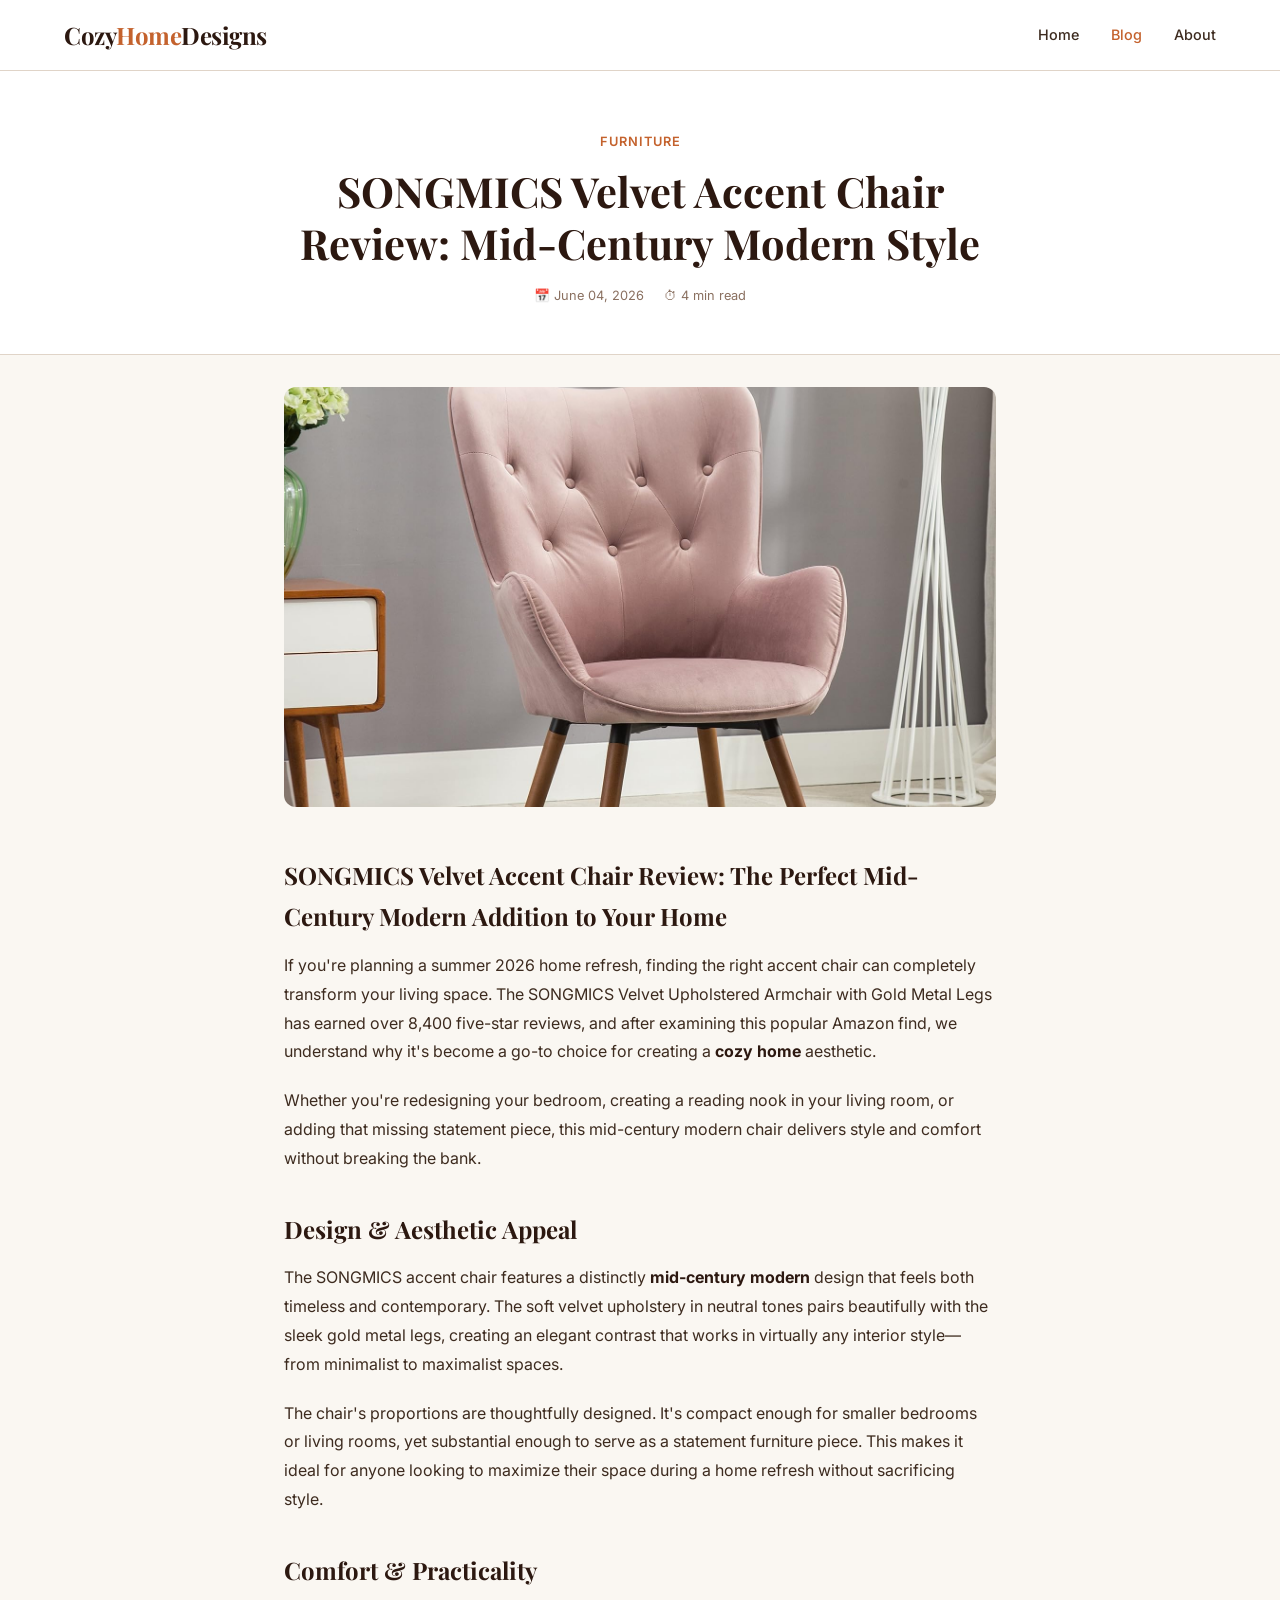
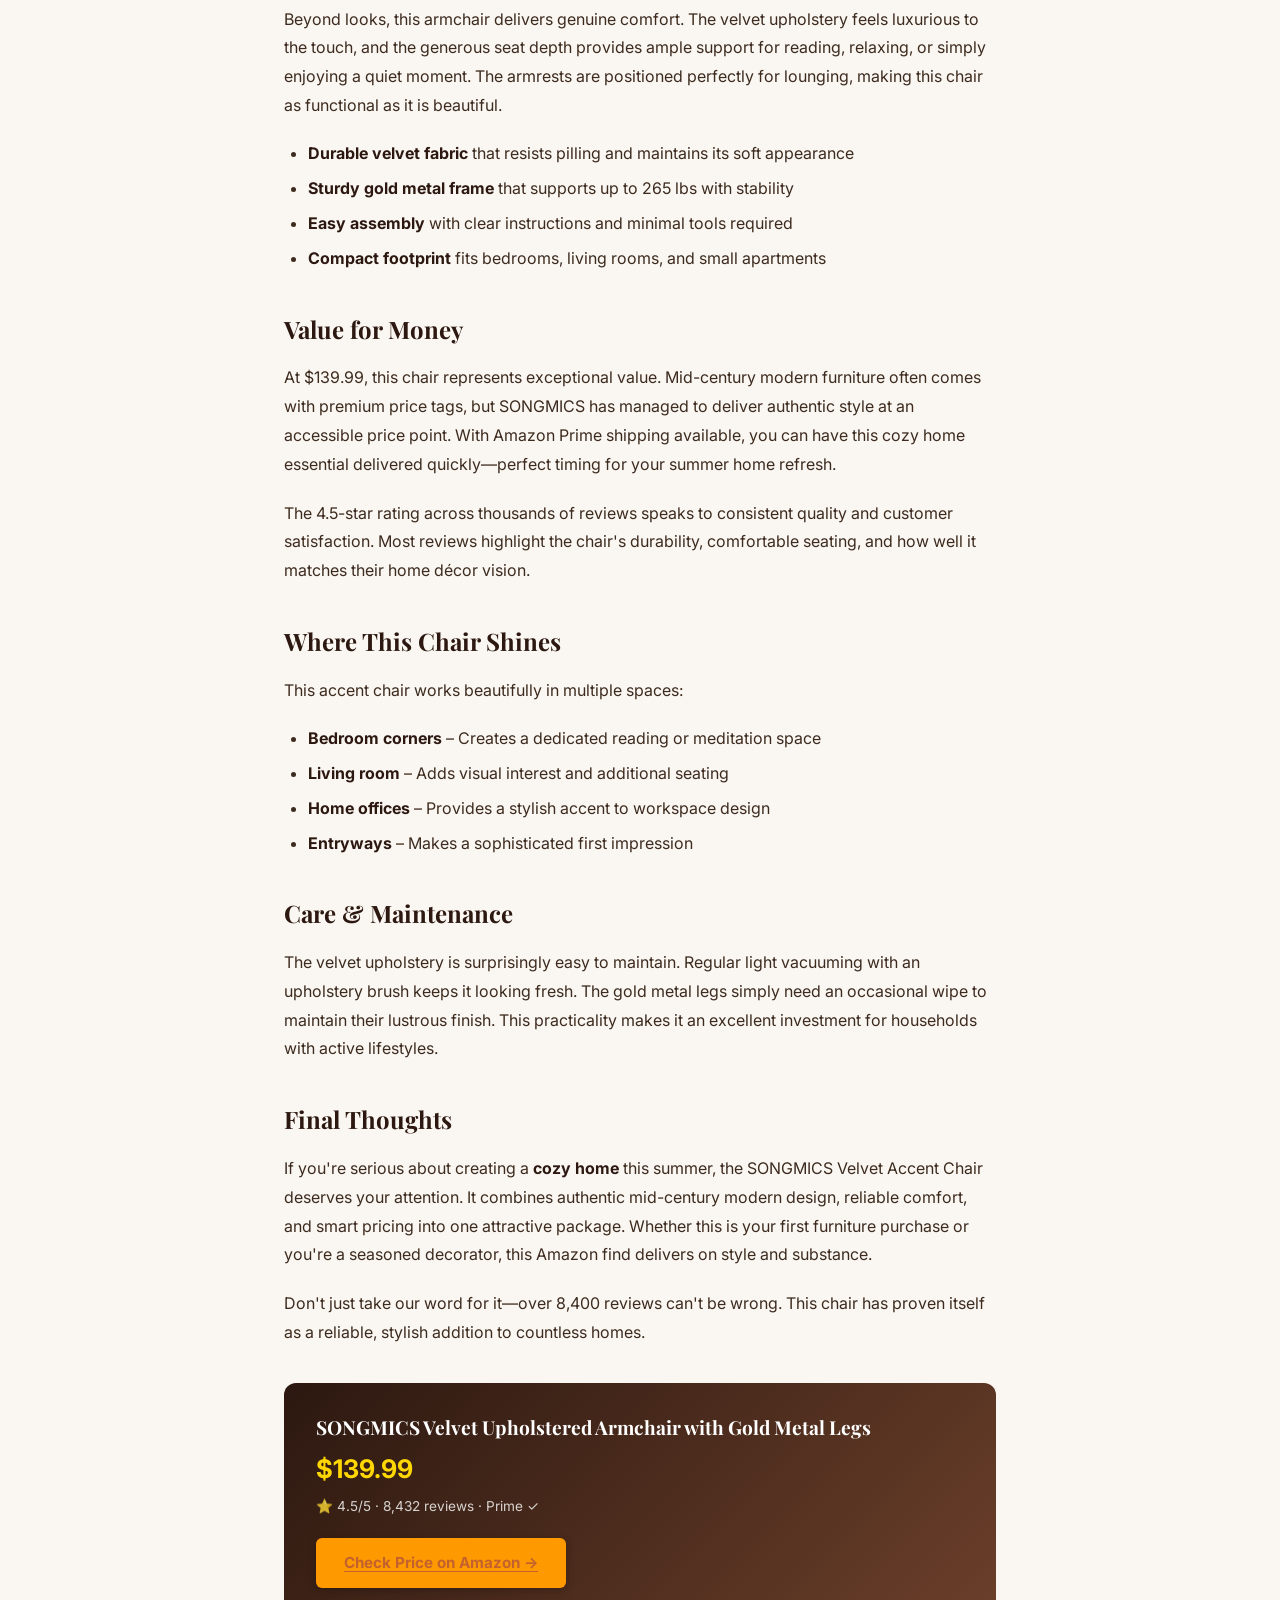
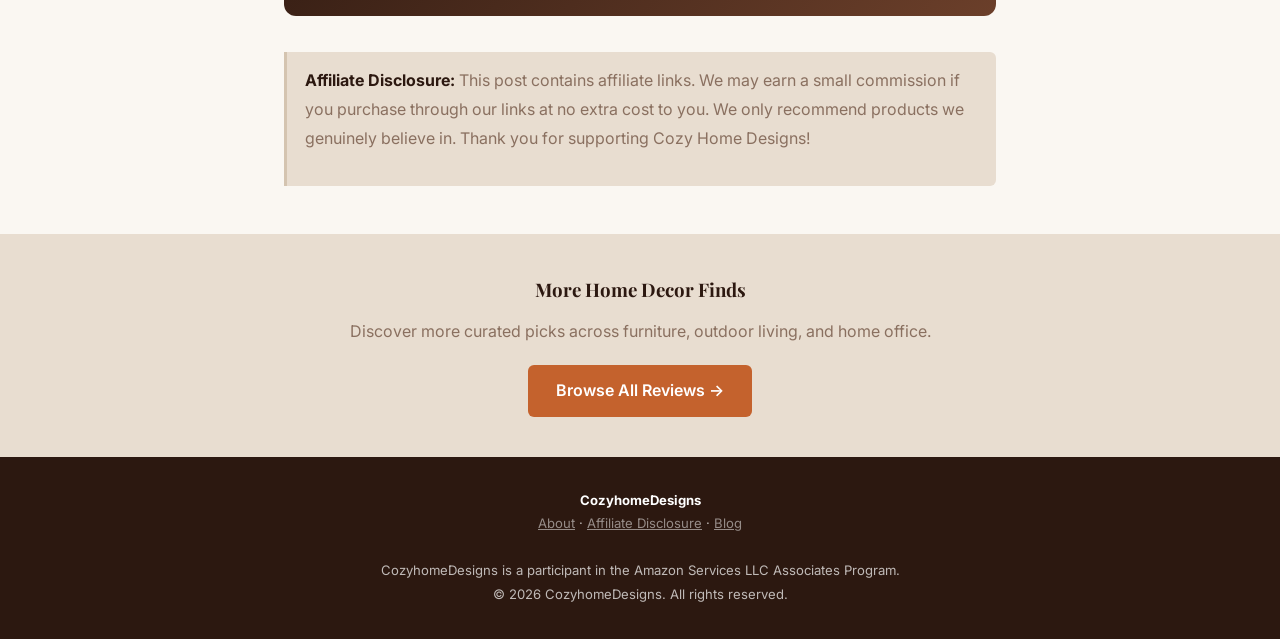
<file: posts/songmics-velvet-accent-chair-review.html>
<!DOCTYPE html>
<html lang="en">
<head>
  <meta charset="UTF-8">
  <meta name="viewport" content="width=device-width, initial-scale=1.0">
  <title>SONGMICS Velvet Accent Chair Review: Mid-Century Modern Style — CozyhomeDesigns</title>
  <meta name="description" content="Discover the SONGMICS velvet accent chair—a stylish mid-century modern armchair perfect for summer 2026 home refresh. Read our honest review.">
  <meta property="og:title" content="SONGMICS Velvet Accent Chair Review: Mid-Century Modern Style">
  <meta property="og:description" content="Discover the SONGMICS velvet accent chair—a stylish mid-century modern armchair perfect for summer 2026 home refresh. Read our honest review.">
  <meta property="og:image" content="https://goldbergsofficial-dotcom.github.io/cozyhomedesigns/images/songmics-chair.jpg">
  <meta property="og:type" content="article">
  <link rel="canonical" href="https://goldbergsofficial-dotcom.github.io/cozyhomedesigns/posts/songmics-velvet-accent-chair-review.html">
  <link rel="stylesheet" href="../style.css">
</head>
<body>

<header>
  <div class="header-inner">
    <a href="../index.html" class="logo">Cozy<span>Home</span>Designs</a>
    <nav>
      <a href="../index.html">Home</a>
      <a href="../blog.html" class="active">Blog</a>
      <a href="../about.html">About</a>
    </nav>
  </div>
</header>

<div class="post-header">
  <div class="post-category">Furniture</div>
  <h1>SONGMICS Velvet Accent Chair Review: Mid-Century Modern Style</h1>
  <div class="post-meta">
    <span>📅 June 04, 2026</span>
    <span>⏱ 4 min read</span>
  </div>
</div>

<div style="max-width:760px; margin:0 auto 0; padding:0 24px;">
  <img src="../images/songmics-chair.jpg" alt="SONGMICS Velvet Accent Chair Review: Mid-Century Modern Style"
       style="width:100%; border-radius:12px; margin-top:32px; object-fit:cover; max-height:420px; display:block;">
</div>

<div class="post-content">
<h2>SONGMICS Velvet Accent Chair Review: The Perfect Mid-Century Modern Addition to Your Home</h2>

<p>If you're planning a summer 2026 home refresh, finding the right accent chair can completely transform your living space. The SONGMICS Velvet Upholstered Armchair with Gold Metal Legs has earned over 8,400 five-star reviews, and after examining this popular Amazon find, we understand why it's become a go-to choice for creating a <strong>cozy home</strong> aesthetic.</p>

<p>Whether you're redesigning your bedroom, creating a reading nook in your living room, or adding that missing statement piece, this mid-century modern chair delivers style and comfort without breaking the bank.</p>

<h2>Design & Aesthetic Appeal</h2>

<p>The SONGMICS accent chair features a distinctly <strong>mid-century modern</strong> design that feels both timeless and contemporary. The soft velvet upholstery in neutral tones pairs beautifully with the sleek gold metal legs, creating an elegant contrast that works in virtually any interior style—from minimalist to maximalist spaces.</p>

<p>The chair's proportions are thoughtfully designed. It's compact enough for smaller bedrooms or living rooms, yet substantial enough to serve as a statement furniture piece. This makes it ideal for anyone looking to maximize their space during a home refresh without sacrificing style.</p>

<h2>Comfort & Practicality</h2>

<p>Beyond looks, this armchair delivers genuine comfort. The velvet upholstery feels luxurious to the touch, and the generous seat depth provides ample support for reading, relaxing, or simply enjoying a quiet moment. The armrests are positioned perfectly for lounging, making this chair as functional as it is beautiful.</p>

<ul>
<li><strong>Durable velvet fabric</strong> that resists pilling and maintains its soft appearance</li>
<li><strong>Sturdy gold metal frame</strong> that supports up to 265 lbs with stability</li>
<li><strong>Easy assembly</strong> with clear instructions and minimal tools required</li>
<li><strong>Compact footprint</strong> fits bedrooms, living rooms, and small apartments</li>
</ul>

<h2>Value for Money</h2>

<p>At $139.99, this chair represents exceptional value. Mid-century modern furniture often comes with premium price tags, but SONGMICS has managed to deliver authentic style at an accessible price point. With Amazon Prime shipping available, you can have this cozy home essential delivered quickly—perfect timing for your summer home refresh.</p>

<p>The 4.5-star rating across thousands of reviews speaks to consistent quality and customer satisfaction. Most reviews highlight the chair's durability, comfortable seating, and how well it matches their home décor vision.</p>

<h2>Where This Chair Shines</h2>

<p>This accent chair works beautifully in multiple spaces:</p>

<ul>
<li><strong>Bedroom corners</strong> – Creates a dedicated reading or meditation space</li>
<li><strong>Living room</strong> – Adds visual interest and additional seating</li>
<li><strong>Home offices</strong> – Provides a stylish accent to workspace design</li>
<li><strong>Entryways</strong> – Makes a sophisticated first impression</li>
</ul>

<h2>Care & Maintenance</h2>

<p>The velvet upholstery is surprisingly easy to maintain. Regular light vacuuming with an upholstery brush keeps it looking fresh. The gold metal legs simply need an occasional wipe to maintain their lustrous finish. This practicality makes it an excellent investment for households with active lifestyles.</p>

<h2>Final Thoughts</h2>

<p>If you're serious about creating a <strong>cozy home</strong> this summer, the SONGMICS Velvet Accent Chair deserves your attention. It combines authentic mid-century modern design, reliable comfort, and smart pricing into one attractive package. Whether this is your first furniture purchase or you're a seasoned decorator, this Amazon find delivers on style and substance.</p>

<p>Don't just take our word for it—over 8,400 reviews can't be wrong. This chair has proven itself as a reliable, stylish addition to countless homes.</p>

<div class="buy-box">
<div class="buy-box-info">
<h3>SONGMICS Velvet Upholstered Armchair with Gold Metal Legs</h3>
<div class="buy-box-price">$139.99</div>
<div class="buy-box-rating">⭐ 4.5/5 · 8,432 reviews · Prime ✓</div>
</div>
<a href="https://amzn.to/4dPrSmL" class="buy-btn" rel="nofollow" target="_blank">Check Price on Amazon →</a>
</div>

<div class="disclaimer">
<p><strong>Affiliate Disclosure:</strong> This post contains affiliate links. We may earn a small commission if you purchase through our links at no extra cost to you. We only recommend products we genuinely believe in. Thank you for supporting Cozy Home Designs!</p>
</div>
</div>

<div style="background:var(--beige); padding:40px 24px; text-align:center; margin-top:40px;">
  <div style="max-width:600px; margin:0 auto;">
    <h3 style="font-family:'Playfair Display',serif; color:var(--brown-dark); margin-bottom:12px;">More Home Decor Finds</h3>
    <p style="color:var(--text-muted); margin-bottom:20px;">Discover more curated picks across furniture, outdoor living, and home office.</p>
    <a href="../blog.html" style="display:inline-block; background:var(--terracotta); color:white; padding:12px 28px; border-radius:6px; text-decoration:none; font-weight:600;">Browse All Reviews →</a>
  </div>
</div>

<footer>
  <strong>CozyhomeDesigns</strong><br>
  <a href="../about.html">About</a> · <a href="../about.html#disclosure">Affiliate Disclosure</a> · <a href="../blog.html">Blog</a><br><br>
  CozyhomeDesigns is a participant in the Amazon Services LLC Associates Program.<br>
  © 2026 CozyhomeDesigns. All rights reserved.
</footer>

</body>
</html>
</file>
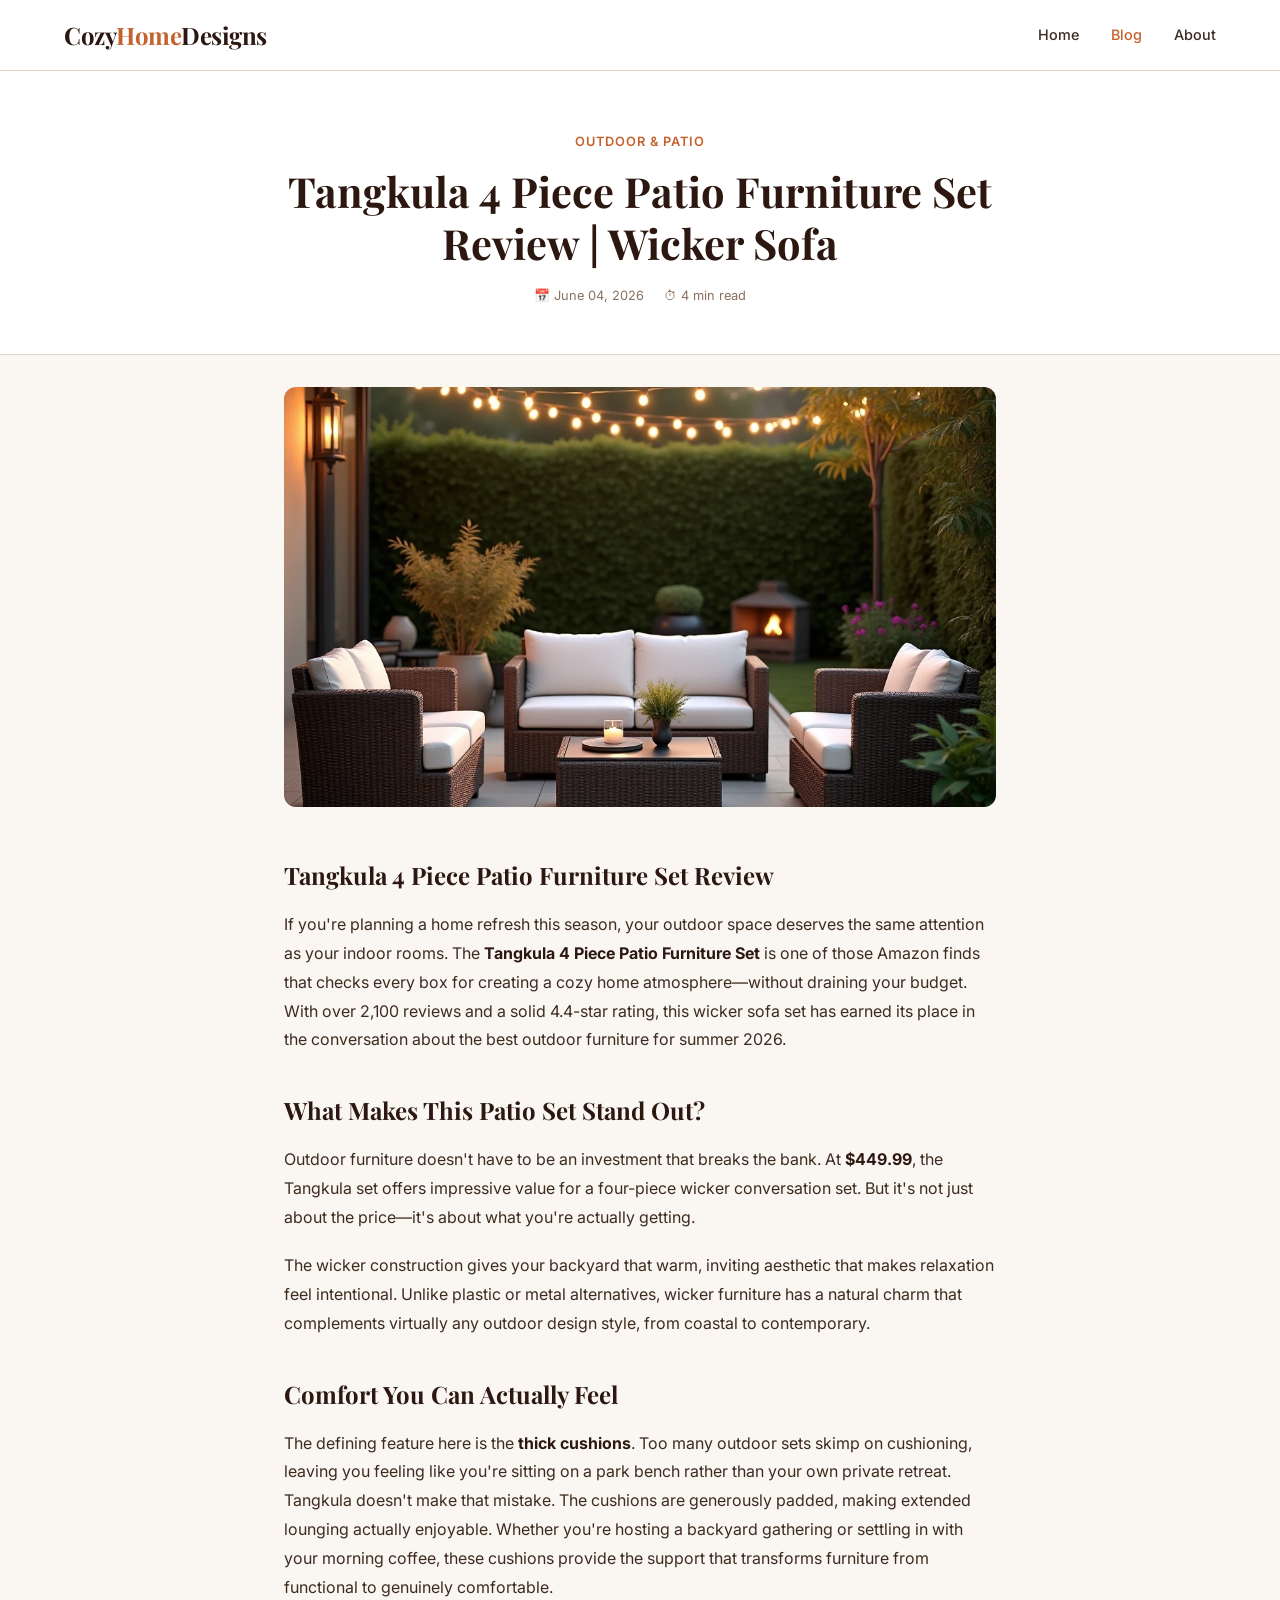
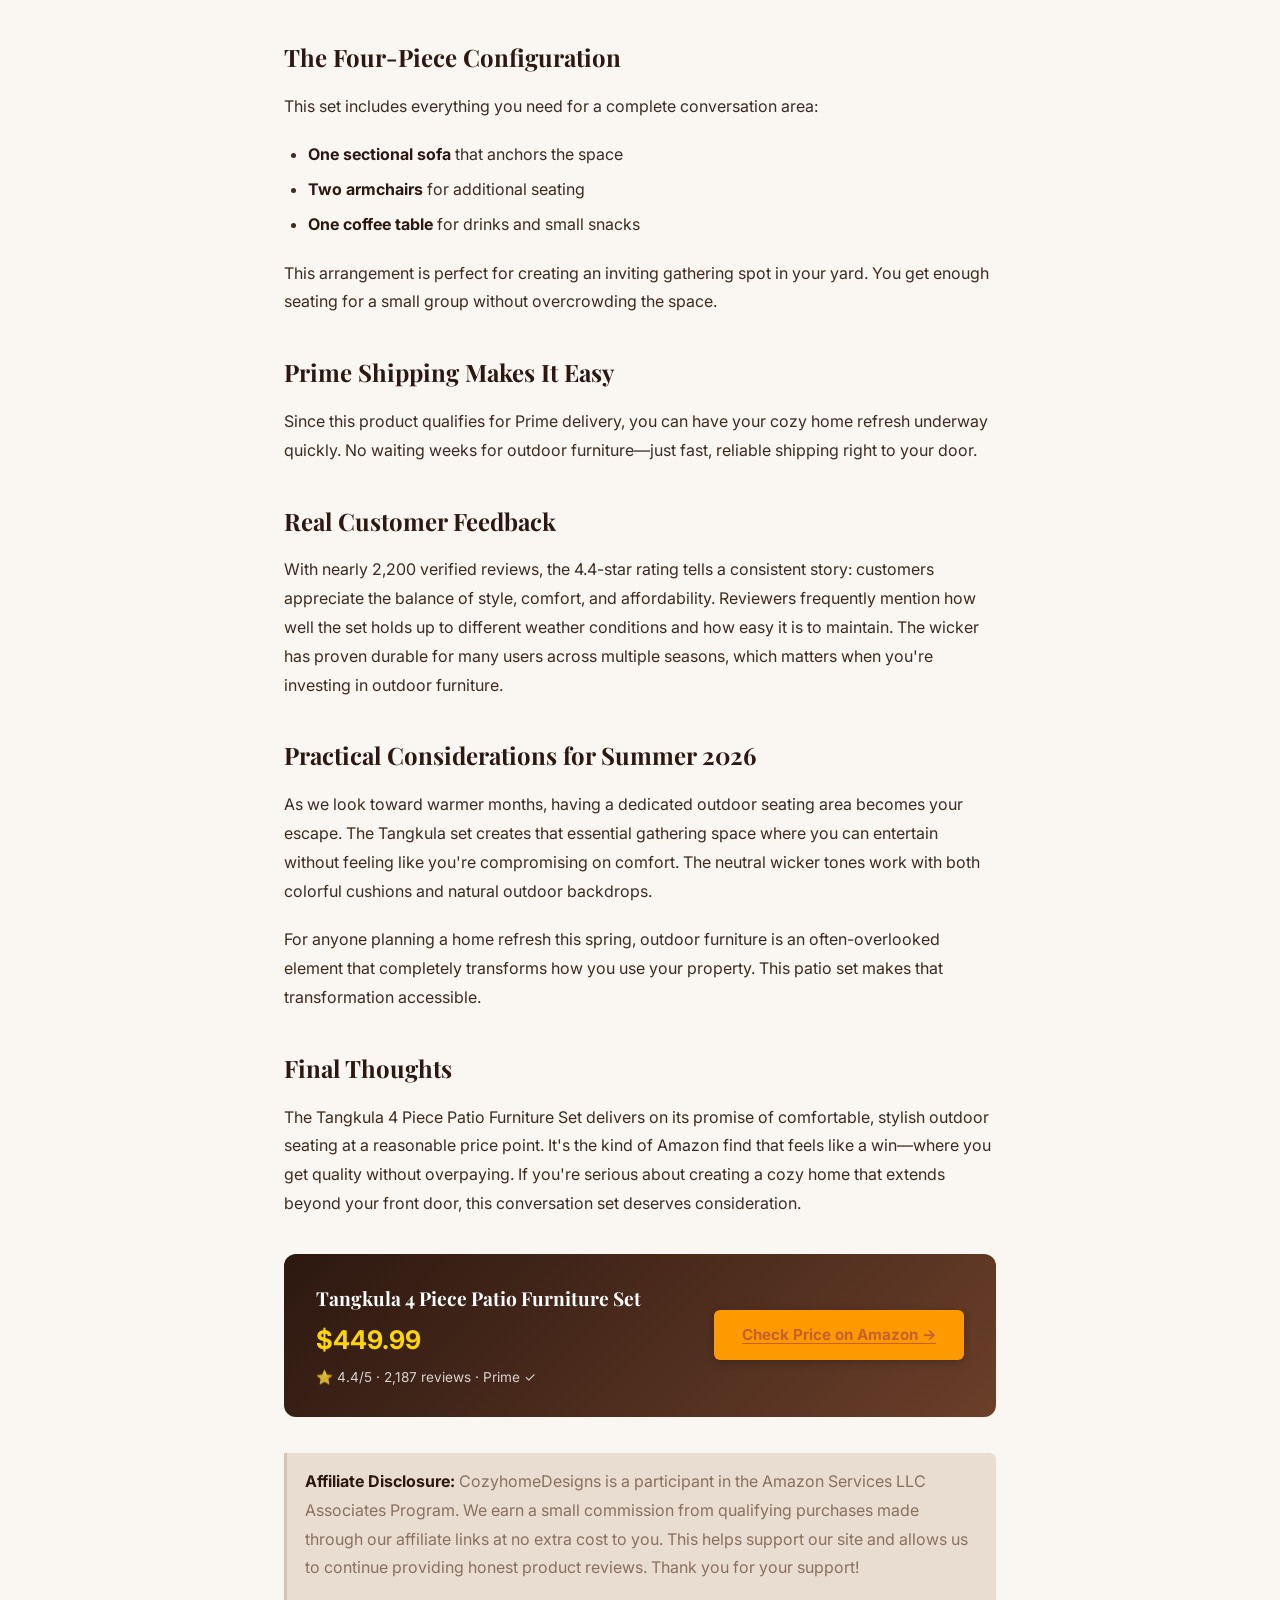
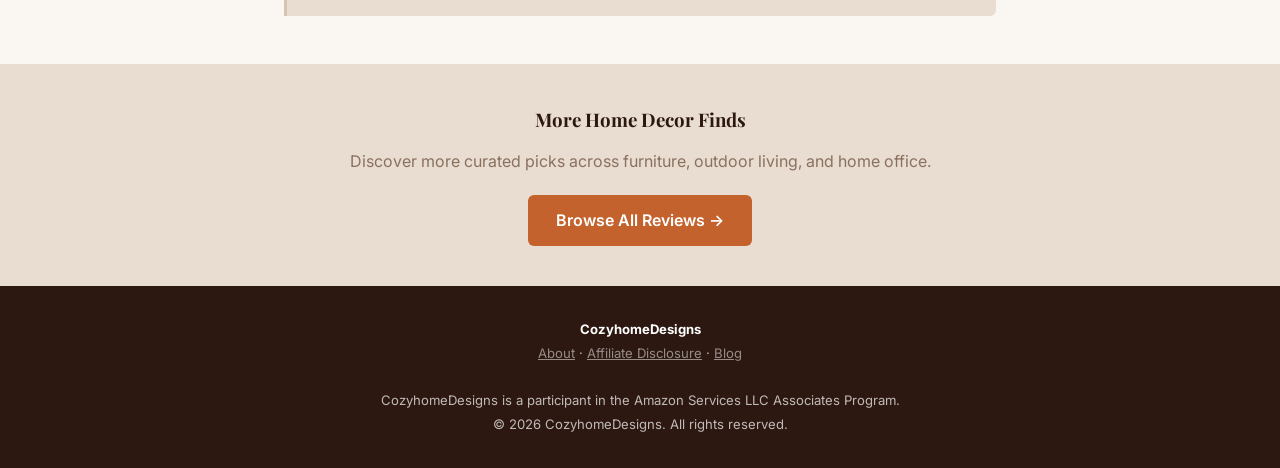
<file: posts/tangkula-4-piece-patio-furniture-set-review.html>
<!DOCTYPE html>
<html lang="en">
<head>
  <meta charset="UTF-8">
  <meta name="viewport" content="width=device-width, initial-scale=1.0">
  <title>Tangkula 4 Piece Patio Furniture Set Review | Wicker Sofa — CozyhomeDesigns</title>
  <meta name="description" content="Read our honest review of the Tangkula 4 Piece Patio Furniture Set. Stylish wicker sofa with thick cushions—perfect for summer 2026 outdoor living.">
  <meta property="og:title" content="Tangkula 4 Piece Patio Furniture Set Review | Wicker Sofa">
  <meta property="og:description" content="Read our honest review of the Tangkula 4 Piece Patio Furniture Set. Stylish wicker sofa with thick cushions—perfect for summer 2026 outdoor living.">
  <meta property="og:image" content="../images/tangkula-patio.webp">
  <meta property="og:type" content="article">
  <link rel="canonical" href="https://goldbergsofficial-dotcom.github.io/cozyhomedesigns/posts/tangkula-4-piece-patio-furniture-set-review.html">
  <link rel="stylesheet" href="../style.css">
</head>
<body>

<header>
  <div class="header-inner">
    <a href="../index.html" class="logo">Cozy<span>Home</span>Designs</a>
    <nav>
      <a href="../index.html">Home</a>
      <a href="../blog.html" class="active">Blog</a>
      <a href="../about.html">About</a>
    </nav>
  </div>
</header>

<div class="post-header">
  <div class="post-category">Outdoor & Patio</div>
  <h1>Tangkula 4 Piece Patio Furniture Set Review | Wicker Sofa</h1>
  <div class="post-meta">
    <span>📅 June 04, 2026</span>
    <span>⏱ 4 min read</span>
  </div>
</div>

<div style="max-width:760px; margin:0 auto 0; padding:0 24px;">
  <img src="../images/tangkula-patio.webp" alt="Tangkula 4 Piece Patio Furniture Set Review | Wicker Sofa"
       style="width:100%; border-radius:12px; margin-top:32px; object-fit:cover; max-height:420px; display:block;">
</div>

<div class="post-content">
<h2>Tangkula 4 Piece Patio Furniture Set Review</h2>

<p>If you're planning a home refresh this season, your outdoor space deserves the same attention as your indoor rooms. The <strong>Tangkula 4 Piece Patio Furniture Set</strong> is one of those Amazon finds that checks every box for creating a cozy home atmosphere—without draining your budget. With over 2,100 reviews and a solid 4.4-star rating, this wicker sofa set has earned its place in the conversation about the best outdoor furniture for summer 2026.</p>

<h2>What Makes This Patio Set Stand Out?</h2>

<p>Outdoor furniture doesn't have to be an investment that breaks the bank. At <strong>$449.99</strong>, the Tangkula set offers impressive value for a four-piece wicker conversation set. But it's not just about the price—it's about what you're actually getting.</p>

<p>The wicker construction gives your backyard that warm, inviting aesthetic that makes relaxation feel intentional. Unlike plastic or metal alternatives, wicker furniture has a natural charm that complements virtually any outdoor design style, from coastal to contemporary.</p>

<h2>Comfort You Can Actually Feel</h2>

<p>The defining feature here is the <strong>thick cushions</strong>. Too many outdoor sets skimp on cushioning, leaving you feeling like you're sitting on a park bench rather than your own private retreat. Tangkula doesn't make that mistake. The cushions are generously padded, making extended lounging actually enjoyable. Whether you're hosting a backyard gathering or settling in with your morning coffee, these cushions provide the support that transforms furniture from functional to genuinely comfortable.</p>

<h2>The Four-Piece Configuration</h2>

<p>This set includes everything you need for a complete conversation area:</p>

<ul>
<li><strong>One sectional sofa</strong> that anchors the space</li>
<li><strong>Two armchairs</strong> for additional seating</li>
<li><strong>One coffee table</strong> for drinks and small snacks</li>
</ul>

<p>This arrangement is perfect for creating an inviting gathering spot in your yard. You get enough seating for a small group without overcrowding the space.</p>

<h2>Prime Shipping Makes It Easy</h2>

<p>Since this product qualifies for Prime delivery, you can have your cozy home refresh underway quickly. No waiting weeks for outdoor furniture—just fast, reliable shipping right to your door.</p>

<h2>Real Customer Feedback</h2>

<p>With nearly 2,200 verified reviews, the 4.4-star rating tells a consistent story: customers appreciate the balance of style, comfort, and affordability. Reviewers frequently mention how well the set holds up to different weather conditions and how easy it is to maintain. The wicker has proven durable for many users across multiple seasons, which matters when you're investing in outdoor furniture.</p>

<h2>Practical Considerations for Summer 2026</h2>

<p>As we look toward warmer months, having a dedicated outdoor seating area becomes your escape. The Tangkula set creates that essential gathering space where you can entertain without feeling like you're compromising on comfort. The neutral wicker tones work with both colorful cushions and natural outdoor backdrops.</p>

<p>For anyone planning a home refresh this spring, outdoor furniture is an often-overlooked element that completely transforms how you use your property. This patio set makes that transformation accessible.</p>

<h2>Final Thoughts</h2>

<p>The Tangkula 4 Piece Patio Furniture Set delivers on its promise of comfortable, stylish outdoor seating at a reasonable price point. It's the kind of Amazon find that feels like a win—where you get quality without overpaying. If you're serious about creating a cozy home that extends beyond your front door, this conversation set deserves consideration.</p>

<div class="buy-box">
<div class="buy-box-info">
<h3>Tangkula 4 Piece Patio Furniture Set</h3>
<div class="buy-box-price">$449.99</div>
<div class="buy-box-rating">⭐ 4.4/5 · 2,187 reviews · Prime ✓</div>
</div>
<a href="https://amzn.to/3PFd7d2" class="buy-btn" rel="nofollow" target="_blank">Check Price on Amazon →</a>
</div>

<div class="disclaimer">
<p><strong>Affiliate Disclosure:</strong> CozyhomeDesigns is a participant in the Amazon Services LLC Associates Program. We earn a small commission from qualifying purchases made through our affiliate links at no extra cost to you. This helps support our site and allows us to continue providing honest product reviews. Thank you for your support!</p>
</div>
</div>

<div style="background:var(--beige); padding:40px 24px; text-align:center; margin-top:40px;">
  <div style="max-width:600px; margin:0 auto;">
    <h3 style="font-family:'Playfair Display',serif; color:var(--brown-dark); margin-bottom:12px;">More Home Decor Finds</h3>
    <p style="color:var(--text-muted); margin-bottom:20px;">Discover more curated picks across furniture, outdoor living, and home office.</p>
    <a href="../blog.html" style="display:inline-block; background:var(--terracotta); color:white; padding:12px 28px; border-radius:6px; text-decoration:none; font-weight:600;">Browse All Reviews →</a>
  </div>
</div>

<footer>
  <strong>CozyhomeDesigns</strong><br>
  <a href="../about.html">About</a> · <a href="../about.html#disclosure">Affiliate Disclosure</a> · <a href="../blog.html">Blog</a><br><br>
  CozyhomeDesigns is a participant in the Amazon Services LLC Associates Program.<br>
  © 2026 CozyhomeDesigns. All rights reserved.
</footer>

</body>
</html>
</file>
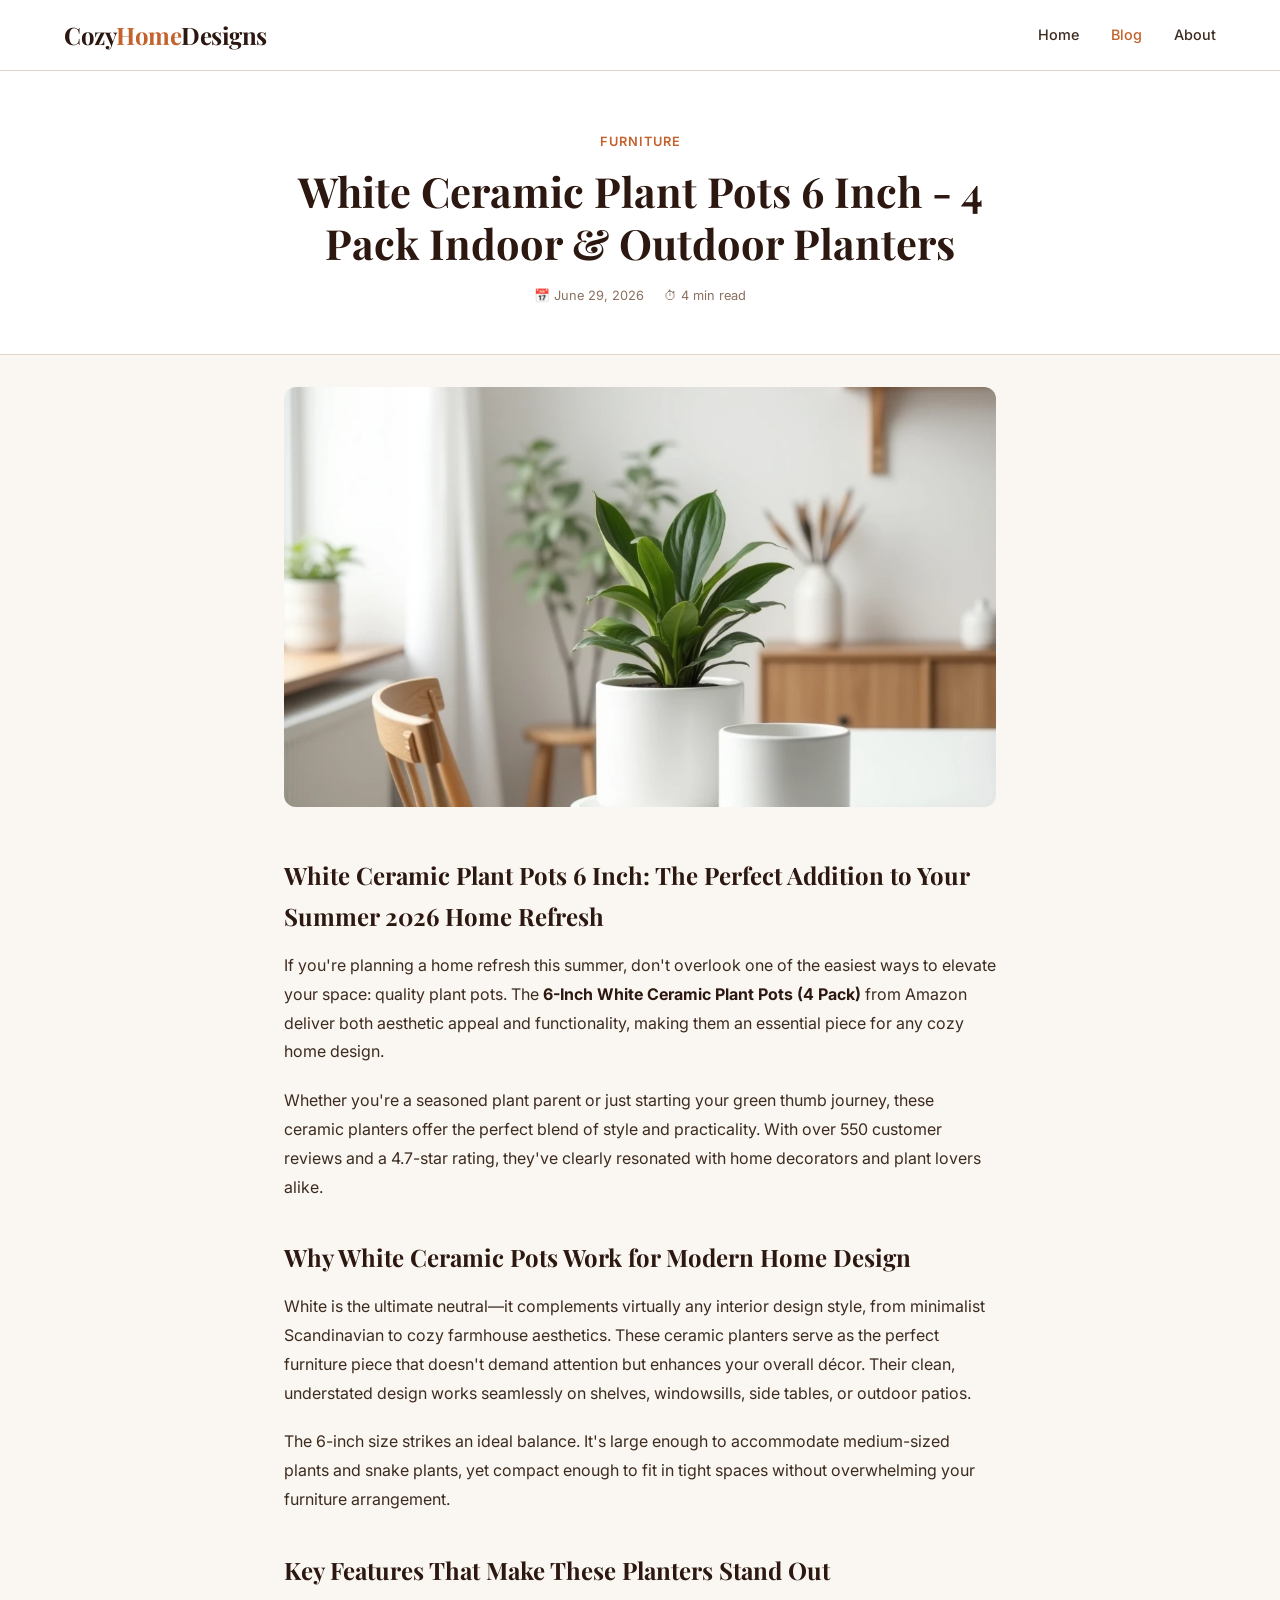
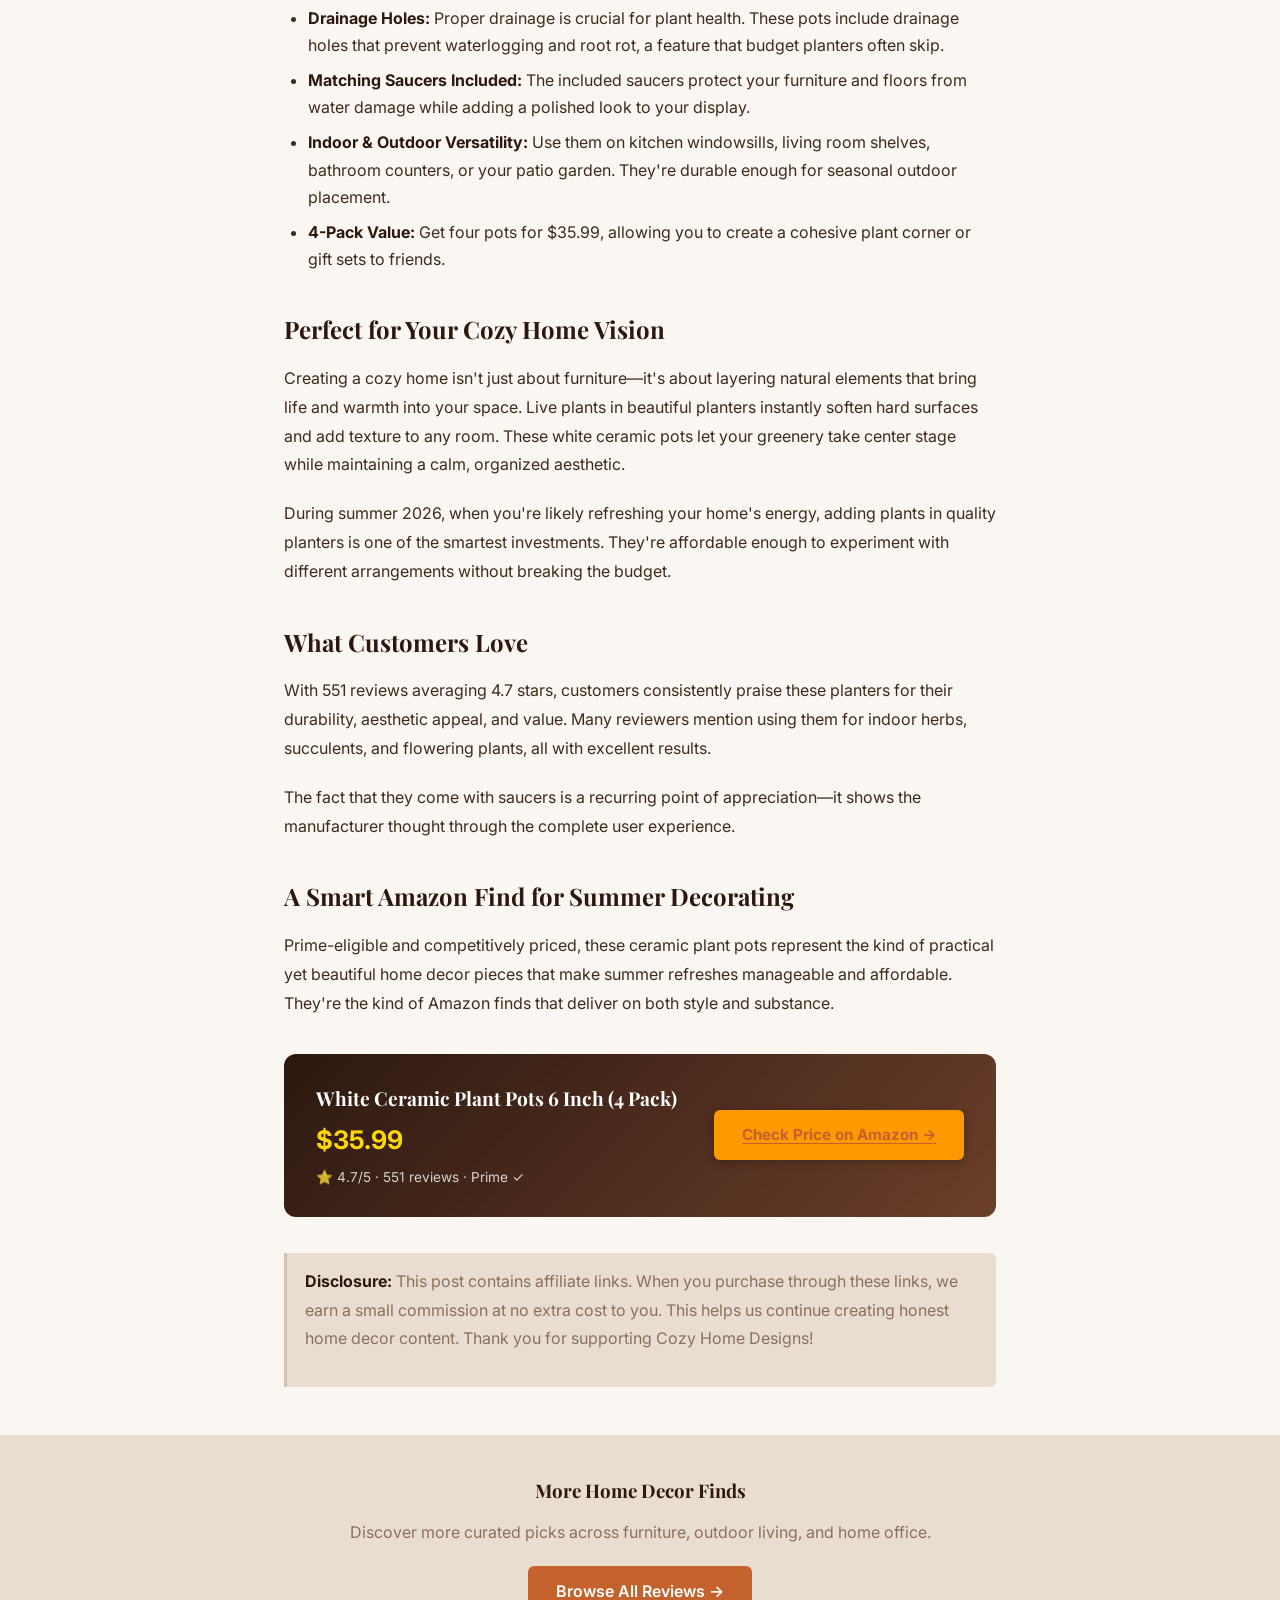
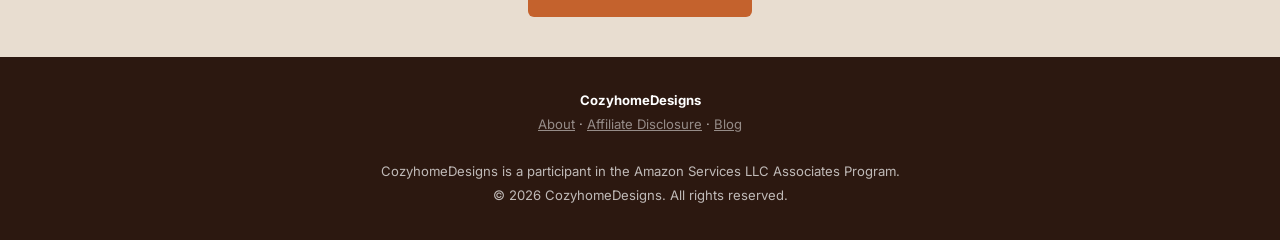
<file: posts/white-ceramic-plant-pots-6-inch-4-pack.html>
<!DOCTYPE html>
<html lang="en">
<head>
  <meta charset="UTF-8">
  <meta name="viewport" content="width=device-width, initial-scale=1.0">
  <title>White Ceramic Plant Pots 6 Inch - 4 Pack Indoor & Outdoor Planters — CozyhomeDesigns</title>
  <meta name="description" content="Shop 6-inch white ceramic plant pots with drainage holes & saucers. Perfect for your summer 2026 home refresh. 4-pack indoor/outdoor planters on Amazon.">
  <meta property="og:title" content="White Ceramic Plant Pots 6 Inch - 4 Pack Indoor & Outdoor Planters">
  <meta property="og:description" content="Shop 6-inch white ceramic plant pots with drainage holes & saucers. Perfect for your summer 2026 home refresh. 4-pack indoor/outdoor planters on Amazon.">
  <meta property="og:image" content="https://goldbergsofficial-dotcom.github.io/cozyhomedesigns/images/white-ceramic-plant-pots-6-inch-4-pack.webp">
  <meta property="og:type" content="article">
  <link rel="canonical" href="https://goldbergsofficial-dotcom.github.io/cozyhomedesigns/posts/white-ceramic-plant-pots-6-inch-4-pack.html">
  <link rel="stylesheet" href="../style.css">
</head>
<body>

<header>
  <div class="header-inner">
    <a href="../index.html" class="logo">Cozy<span>Home</span>Designs</a>
    <nav>
      <a href="../index.html">Home</a>
      <a href="../blog.html" class="active">Blog</a>
      <a href="../about.html">About</a>
    </nav>
  </div>
</header>

<div class="post-header">
  <div class="post-category">Furniture</div>
  <h1>White Ceramic Plant Pots 6 Inch - 4 Pack Indoor & Outdoor Planters</h1>
  <div class="post-meta">
    <span>📅 June 29, 2026</span>
    <span>⏱ 4 min read</span>
  </div>
</div>

<div style="max-width:760px; margin:0 auto 0; padding:0 24px;">
  <img src="https://goldbergsofficial-dotcom.github.io/cozyhomedesigns/images/white-ceramic-plant-pots-6-inch-4-pack.webp" alt="White Ceramic Plant Pots 6 Inch - 4 Pack Indoor & Outdoor Planters"
       style="width:100%; border-radius:12px; margin-top:32px; object-fit:cover; max-height:420px; display:block;">
</div>

<div class="post-content">
<h2>White Ceramic Plant Pots 6 Inch: The Perfect Addition to Your Summer 2026 Home Refresh</h2>

<p>If you're planning a home refresh this summer, don't overlook one of the easiest ways to elevate your space: quality plant pots. The <strong>6-Inch White Ceramic Plant Pots (4 Pack)</strong> from Amazon deliver both aesthetic appeal and functionality, making them an essential piece for any cozy home design.</p>

<p>Whether you're a seasoned plant parent or just starting your green thumb journey, these ceramic planters offer the perfect blend of style and practicality. With over 550 customer reviews and a 4.7-star rating, they've clearly resonated with home decorators and plant lovers alike.</p>

<h2>Why White Ceramic Pots Work for Modern Home Design</h2>

<p>White is the ultimate neutral—it complements virtually any interior design style, from minimalist Scandinavian to cozy farmhouse aesthetics. These ceramic planters serve as the perfect furniture piece that doesn't demand attention but enhances your overall décor. Their clean, understated design works seamlessly on shelves, windowsills, side tables, or outdoor patios.</p>

<p>The 6-inch size strikes an ideal balance. It's large enough to accommodate medium-sized plants and snake plants, yet compact enough to fit in tight spaces without overwhelming your furniture arrangement.</p>

<h2>Key Features That Make These Planters Stand Out</h2>

<ul>
<li><strong>Drainage Holes:</strong> Proper drainage is crucial for plant health. These pots include drainage holes that prevent waterlogging and root rot, a feature that budget planters often skip.</li>
<li><strong>Matching Saucers Included:</strong> The included saucers protect your furniture and floors from water damage while adding a polished look to your display.</li>
<li><strong>Indoor & Outdoor Versatility:</strong> Use them on kitchen windowsills, living room shelves, bathroom counters, or your patio garden. They're durable enough for seasonal outdoor placement.</li>
<li><strong>4-Pack Value:</strong> Get four pots for $35.99, allowing you to create a cohesive plant corner or gift sets to friends.</li>
</ul>

<h2>Perfect for Your Cozy Home Vision</h2>

<p>Creating a cozy home isn't just about furniture—it's about layering natural elements that bring life and warmth into your space. Live plants in beautiful planters instantly soften hard surfaces and add texture to any room. These white ceramic pots let your greenery take center stage while maintaining a calm, organized aesthetic.</p>

<p>During summer 2026, when you're likely refreshing your home's energy, adding plants in quality planters is one of the smartest investments. They're affordable enough to experiment with different arrangements without breaking the budget.</p>

<h2>What Customers Love</h2>

<p>With 551 reviews averaging 4.7 stars, customers consistently praise these planters for their durability, aesthetic appeal, and value. Many reviewers mention using them for indoor herbs, succulents, and flowering plants, all with excellent results.</p>

<p>The fact that they come with saucers is a recurring point of appreciation—it shows the manufacturer thought through the complete user experience.</p>

<h2>A Smart Amazon Find for Summer Decorating</h2>

<p>Prime-eligible and competitively priced, these ceramic plant pots represent the kind of practical yet beautiful home decor pieces that make summer refreshes manageable and affordable. They're the kind of Amazon finds that deliver on both style and substance.</p>

<div class="buy-box">
<div class="buy-box-info">
<h3>White Ceramic Plant Pots 6 Inch (4 Pack)</h3>
<div class="buy-box-price">$35.99</div>
<div class="buy-box-rating">⭐ 4.7/5 · 551 reviews · Prime ✓</div>
</div>
<a href="https://amzn.to/4wdZVex" class="buy-btn" rel="nofollow" target="_blank">Check Price on Amazon →</a>
</div>

<div class="disclaimer">
<p><strong>Disclosure:</strong> This post contains affiliate links. When you purchase through these links, we earn a small commission at no extra cost to you. This helps us continue creating honest home decor content. Thank you for supporting Cozy Home Designs!</p>
</div>
</div>

<div style="background:var(--beige); padding:40px 24px; text-align:center; margin-top:40px;">
  <div style="max-width:600px; margin:0 auto;">
    <h3 style="font-family:'Playfair Display',serif; color:var(--brown-dark); margin-bottom:12px;">More Home Decor Finds</h3>
    <p style="color:var(--text-muted); margin-bottom:20px;">Discover more curated picks across furniture, outdoor living, and home office.</p>
    <a href="../blog.html" style="display:inline-block; background:var(--terracotta); color:white; padding:12px 28px; border-radius:6px; text-decoration:none; font-weight:600;">Browse All Reviews →</a>
  </div>
</div>

<footer>
  <strong>CozyhomeDesigns</strong><br>
  <a href="../about.html">About</a> · <a href="../about.html#disclosure">Affiliate Disclosure</a> · <a href="../blog.html">Blog</a><br><br>
  CozyhomeDesigns is a participant in the Amazon Services LLC Associates Program.<br>
  © 2026 CozyhomeDesigns. All rights reserved.
</footer>

</body>
</html>
</file>
<file: style.css>
/* CozyhomeDesigns - Main Stylesheet */
@import url('https://fonts.googleapis.com/css2?family=Playfair+Display:wght@400;600;700&family=Inter:wght@300;400;500;600&display=swap');

:root {
  --cream: #FAF7F2;
  --warm-white: #FFFFFF;
  --brown-dark: #2C1810;
  --brown-mid: #6B3F2A;
  --terracotta: #C4622D;
  --terracotta-light: #E8855A;
  --sage: #7A8C6E;
  --beige: #E8DDD0;
  --beige-dark: #D4C4B0;
  --text-body: #3D2B1F;
  --text-muted: #8A7060;
  --border: #E0D4C8;
}

* { margin: 0; padding: 0; box-sizing: border-box; }

body {
  font-family: 'Inter', sans-serif;
  background: var(--cream);
  color: var(--text-body);
  line-height: 1.7;
}

/* ── HEADER ── */
header {
  background: var(--warm-white);
  border-bottom: 1px solid var(--border);
  position: sticky;
  top: 0;
  z-index: 100;
}

.header-inner {
  max-width: 1200px;
  margin: 0 auto;
  padding: 0 24px;
  display: flex;
  align-items: center;
  justify-content: space-between;
  height: 70px;
}

.logo {
  font-family: 'Playfair Display', serif;
  font-size: 1.5rem;
  font-weight: 700;
  color: var(--brown-dark);
  text-decoration: none;
  letter-spacing: -0.5px;
}

.logo span { color: var(--terracotta); }

nav a {
  text-decoration: none;
  color: var(--text-body);
  font-size: 0.9rem;
  font-weight: 500;
  margin-left: 28px;
  transition: color 0.2s;
}

nav a:hover, nav a.active { color: var(--terracotta); }

/* ── HERO ── */
.hero {
  background: linear-gradient(135deg, var(--brown-dark) 0%, var(--brown-mid) 100%);
  color: white;
  text-align: center;
  padding: 80px 24px;
}

.hero-badge {
  display: inline-block;
  background: var(--terracotta);
  color: white;
  font-size: 0.75rem;
  font-weight: 600;
  letter-spacing: 1.5px;
  text-transform: uppercase;
  padding: 6px 16px;
  border-radius: 20px;
  margin-bottom: 20px;
}

.hero h1 {
  font-family: 'Playfair Display', serif;
  font-size: clamp(2rem, 5vw, 3.5rem);
  font-weight: 700;
  line-height: 1.2;
  margin-bottom: 16px;
  max-width: 700px;
  margin-left: auto;
  margin-right: auto;
}

.hero p {
  font-size: 1.1rem;
  opacity: 0.85;
  max-width: 520px;
  margin: 0 auto 32px;
}

.hero-cta {
  display: inline-block;
  background: var(--terracotta);
  color: white;
  padding: 14px 32px;
  border-radius: 6px;
  text-decoration: none;
  font-weight: 600;
  font-size: 0.95rem;
  transition: background 0.2s, transform 0.2s;
}

.hero-cta:hover {
  background: var(--terracotta-light);
  transform: translateY(-1px);
}

/* ── SECTION TITLES ── */
.section-header {
  text-align: center;
  margin-bottom: 40px;
}

.section-header h2 {
  font-family: 'Playfair Display', serif;
  font-size: 2rem;
  color: var(--brown-dark);
  margin-bottom: 8px;
}

.section-header p {
  color: var(--text-muted);
  font-size: 0.95rem;
}

.section-divider {
  width: 48px;
  height: 3px;
  background: var(--terracotta);
  margin: 12px auto 0;
  border-radius: 2px;
}

/* ── CATEGORIES BAR ── */
.categories-bar {
  background: var(--warm-white);
  border-bottom: 1px solid var(--border);
  padding: 0 24px;
  overflow-x: auto;
}

.categories-inner {
  max-width: 1200px;
  margin: 0 auto;
  display: flex;
  gap: 4px;
}

.cat-btn {
  display: inline-block;
  padding: 14px 20px;
  font-size: 0.85rem;
  font-weight: 500;
  color: var(--text-muted);
  text-decoration: none;
  border-bottom: 3px solid transparent;
  white-space: nowrap;
  transition: all 0.2s;
}

.cat-btn:hover, .cat-btn.active {
  color: var(--terracotta);
  border-bottom-color: var(--terracotta);
}

/* ── BLOG GRID ── */
.container {
  max-width: 1200px;
  margin: 0 auto;
  padding: 60px 24px;
}

.posts-grid {
  display: grid;
  grid-template-columns: repeat(auto-fill, minmax(340px, 1fr));
  gap: 28px;
}

.post-card {
  background: var(--warm-white);
  border-radius: 12px;
  overflow: hidden;
  box-shadow: 0 2px 12px rgba(44,24,16,0.06);
  transition: transform 0.25s, box-shadow 0.25s;
  text-decoration: none;
  color: inherit;
  display: flex;
  flex-direction: column;
}

.post-card:hover {
  transform: translateY(-4px);
  box-shadow: 0 8px 28px rgba(44,24,16,0.12);
}

.post-card-img {
  width: 100%;
  aspect-ratio: 16/9;
  object-fit: cover;
  background: var(--beige);
  display: flex;
  align-items: center;
  justify-content: center;
  font-size: 3rem;
}

.post-card-body {
  padding: 20px 22px 24px;
  flex: 1;
  display: flex;
  flex-direction: column;
}

.post-category {
  font-size: 0.72rem;
  font-weight: 600;
  letter-spacing: 1px;
  text-transform: uppercase;
  color: var(--terracotta);
  margin-bottom: 8px;
}

.post-card-body h3 {
  font-family: 'Playfair Display', serif;
  font-size: 1.15rem;
  font-weight: 600;
  color: var(--brown-dark);
  line-height: 1.4;
  margin-bottom: 10px;
  flex: 1;
}

.post-card-body p {
  font-size: 0.88rem;
  color: var(--text-muted);
  line-height: 1.6;
  margin-bottom: 16px;
  display: -webkit-box;
  -webkit-line-clamp: 2;
  -webkit-box-orient: vertical;
  overflow: hidden;
}

.post-meta {
  display: flex;
  align-items: center;
  justify-content: space-between;
  font-size: 0.8rem;
  color: var(--text-muted);
}

.read-more {
  color: var(--terracotta);
  font-weight: 600;
  font-size: 0.82rem;
}

/* ── SINGLE POST ── */
.post-header {
  background: var(--warm-white);
  border-bottom: 1px solid var(--border);
  padding: 60px 24px 48px;
  text-align: center;
}

.post-header .post-category { margin-bottom: 12px; font-size: 0.8rem; }

.post-header h1 {
  font-family: 'Playfair Display', serif;
  font-size: clamp(1.6rem, 4vw, 2.6rem);
  color: var(--brown-dark);
  max-width: 760px;
  margin: 0 auto 16px;
  line-height: 1.25;
}

.post-header .post-meta {
  justify-content: center;
  gap: 20px;
  margin-bottom: 0;
}

.post-content {
  max-width: 760px;
  margin: 48px auto;
  padding: 0 24px;
}

.post-content h2 {
  font-family: 'Playfair Display', serif;
  font-size: 1.5rem;
  color: var(--brown-dark);
  margin: 36px 0 14px;
}

.post-content p { margin-bottom: 20px; font-size: 1rem; line-height: 1.8; }

.post-content ul, .post-content ol {
  margin: 0 0 20px 24px;
}

.post-content li { margin-bottom: 8px; line-height: 1.7; }

.post-content strong { color: var(--brown-dark); }

.post-content a {
  color: var(--terracotta);
  text-decoration: underline;
  text-underline-offset: 3px;
}

/* BUY BOX */
.buy-box {
  background: linear-gradient(135deg, var(--brown-dark), var(--brown-mid));
  color: white;
  border-radius: 12px;
  padding: 28px 32px;
  margin: 36px 0;
  display: flex;
  align-items: center;
  justify-content: space-between;
  gap: 20px;
  flex-wrap: wrap;
}

.buy-box-info h3 {
  font-family: 'Playfair Display', serif;
  font-size: 1.2rem;
  margin-bottom: 4px;
}

.buy-box-price {
  font-size: 1.6rem;
  font-weight: 700;
  color: #FFD700;
}

.buy-box-rating { font-size: 0.85rem; opacity: 0.8; margin-top: 4px; }

.buy-btn {
  display: inline-block;
  background: #FF9900;
  color: #1a1a1a;
  padding: 12px 28px;
  border-radius: 6px;
  text-decoration: none;
  font-weight: 700;
  font-size: 0.95rem;
  white-space: nowrap;
  transition: background 0.2s;
  box-shadow: 0 2px 8px rgba(0,0,0,0.25);
}

.buy-btn:hover { background: #e68900; color: #1a1a1a; }

/* DISCLAIMER */
.disclaimer {
  background: var(--beige);
  border-left: 3px solid var(--beige-dark);
  border-radius: 0 6px 6px 0;
  padding: 14px 18px;
  font-size: 0.82rem;
  color: var(--text-muted);
  margin: 24px 0;
}

/* ── NEWSLETTER ── */
.newsletter-strip {
  background: var(--terracotta);
  color: white;
  text-align: center;
  padding: 48px 24px;
}

.newsletter-strip h2 {
  font-family: 'Playfair Display', serif;
  font-size: 1.8rem;
  margin-bottom: 8px;
}

.newsletter-strip p { opacity: 0.9; margin-bottom: 24px; }

.newsletter-form {
  display: flex;
  gap: 10px;
  max-width: 420px;
  margin: 0 auto;
  flex-wrap: wrap;
  justify-content: center;
}

.newsletter-form input {
  flex: 1;
  min-width: 220px;
  padding: 12px 16px;
  border-radius: 6px;
  border: none;
  font-size: 0.95rem;
  outline: none;
}

.newsletter-form button {
  padding: 12px 24px;
  background: var(--brown-dark);
  color: white;
  border: none;
  border-radius: 6px;
  font-weight: 600;
  cursor: pointer;
  transition: background 0.2s;
}

.newsletter-form button:hover { background: #1a0e08; }

/* ── FOOTER ── */
footer {
  background: var(--brown-dark);
  color: rgba(255,255,255,0.7);
  text-align: center;
  padding: 32px 24px;
  font-size: 0.82rem;
  line-height: 1.8;
}

footer a { color: rgba(255,255,255,0.5); text-decoration: underline; }
footer strong { color: white; }

/* ── RESPONSIVE ── */
@media (max-width: 640px) {
  .header-inner { height: 60px; }
  .logo { font-size: 1.2rem; }
  nav a { margin-left: 16px; font-size: 0.82rem; }
  .posts-grid { grid-template-columns: 1fr; }
  .buy-box { flex-direction: column; text-align: center; }
}
</file>
